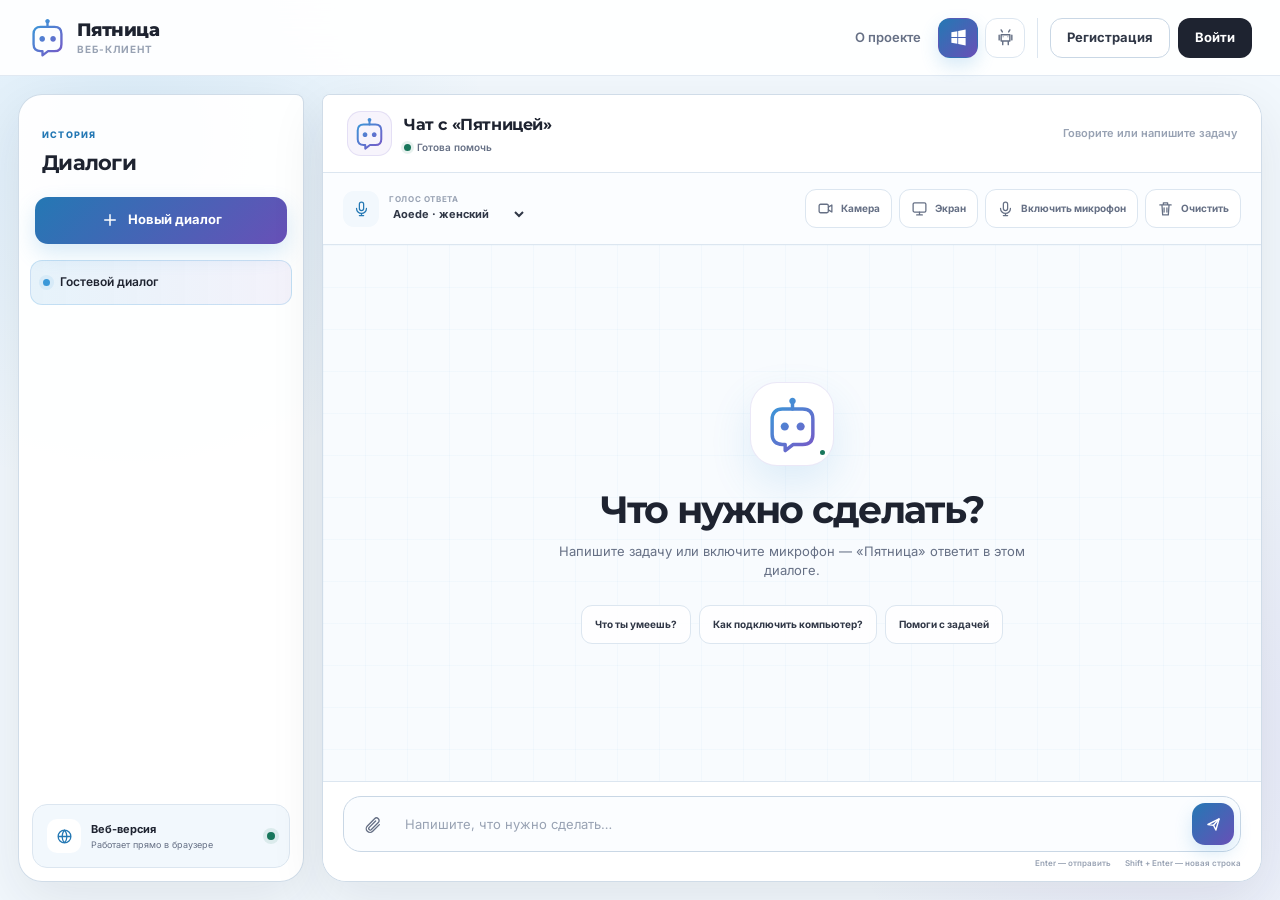
<file: index.html>
<!DOCTYPE html>
<html lang="ru">
<head>
    <meta charset="UTF-8">
    <meta name="viewport" content="width=device-width, initial-scale=1.0">
    <meta name="description" content="Веб-клиент голосового помощника «Пятница» — общайтесь голосом, подключайте компьютер и управляйте задачами из браузера.">
    <meta name="theme-color" content="#F2F8FD">
    <title>Пятница — веб-клиент</title>

    <link rel="icon" type="image/svg+xml" href="logo.svg">
    <link rel="preconnect" href="https://fonts.googleapis.com">
    <link rel="preconnect" href="https://fonts.gstatic.com" crossorigin>
    <link href="https://fonts.googleapis.com/css2?family=Inter:wght@400;500;600;700&family=Montserrat:wght@700;800&display=swap" rel="stylesheet">
    <link rel="stylesheet" href="https://cdnjs.cloudflare.com/ajax/libs/font-awesome/6.4.0/css/all.min.css">
    <link rel="stylesheet" href="style.css">
</head>
<body>
    <div class="app-frame">
        <header class="topbar">
            <div class="topbar-left">
                <button class="menu-toggle icon-button" type="button" aria-label="Открыть список диалогов" onclick="document.getElementById('sidebar').classList.toggle('open')">
                    <svg viewBox="0 0 24 24" aria-hidden="true"><path d="M4 7h16M4 12h16M4 17h16"/></svg>
                </button>
                <a href="/landing" class="brand" aria-label="Перейти на страницу проекта «Пятница»">
                    <img src="logo.svg" alt="">
                    <span class="brand-copy"><strong>Пятница</strong><small>веб-клиент</small></span>
                </a>
            </div>

            <div class="topbar-actions">
                <a href="/landing" class="topbar-link">О проекте</a>
                <div class="header-downloads" aria-label="Скачать приложение">
                    <a href="/download-windows" class="icon-button download-button" title="Скачать для Windows" aria-label="Скачать для Windows">
                        <svg viewBox="0 0 24 24" aria-hidden="true"><path class="fill-icon" d="M3 5.4 10.5 4v7.3H3V5.4Zm8.6-1.6L21 2v9.3h-9.4V3.8ZM3 12.5h7.5v7.3L3 18.5v-6Zm8.6 0H21V22l-9.4-1.7v-7.8Z"/></svg>
                    </a>
                    <a href="/download-android" class="icon-button" title="Скачать для Android" aria-label="Скачать для Android">
                        <svg viewBox="0 0 24 24" aria-hidden="true"><path d="M8 5 6.5 2.5M16 5l1.5-2.5M6.5 8.5h11v8h-11v-8ZM8.5 16.5V21M15.5 16.5V21M4 9v6M20 9v6"/><circle cx="9" cy="11" r=".7" class="fill-icon"/><circle cx="15" cy="11" r=".7" class="fill-icon"/></svg>
                    </a>
                </div>
                <div class="auth-buttons">
                    <button class="auth-btn register-btn" type="button">Регистрация</button>
                    <button class="auth-btn login-btn" type="button">Войти</button>
                </div>
            </div>
        </header>

        <div class="workspace">
            <aside class="sidebar" id="sidebar">
                <div class="sidebar-header">
                    <div><span class="sidebar-label">История</span><h2>Диалоги</h2></div>
                    <button class="sidebar-close icon-button" type="button" aria-label="Закрыть список диалогов" onclick="document.getElementById('sidebar').classList.remove('open')">
                        <svg viewBox="0 0 24 24" aria-hidden="true"><path d="m6 6 12 12M18 6 6 18"/></svg>
                    </button>
                </div>

                <button class="new-chat-btn" id="newChatBtn" type="button">
                    <svg viewBox="0 0 24 24" aria-hidden="true"><path d="M12 5v14M5 12h14"/></svg>
                    Новый диалог
                </button>

                <div class="dialog-list" id="dialogList">
                    <div class="dialog-item active" data-id="local">
                        <span>Гостевой диалог</span>
                    </div>
                </div>

                <div class="sidebar-footer">
                    <span class="sidebar-footer-icon">
                        <svg viewBox="0 0 24 24" aria-hidden="true"><path d="M12 3a9 9 0 1 0 9 9M12 3a9 9 0 0 1 9 9M3 12h18M12 3c2.2 2.5 3.4 5.5 3.4 9S14.2 18.5 12 21M12 3C9.8 5.5 8.6 8.5 8.6 12s1.2 6.5 3.4 9"/></svg>
                    </span>
                    <div><strong>Веб-версия</strong><small>Работает прямо в браузере</small></div>
                    <span class="online-dot" title="Сервис доступен"></span>
                </div>
            </aside>

            <button class="sidebar-backdrop" type="button" aria-label="Закрыть список диалогов" onclick="document.getElementById('sidebar').classList.remove('open')"></button>

            <main class="chat-panel">
                <header class="chat-header">
                    <div class="assistant-identity">
                        <span class="assistant-avatar"><img src="logo.svg" alt=""></span>
                        <div><h1>Чат с «Пятницей»</h1><p><span></span> Готова помочь</p></div>
                    </div>
                    <div class="chat-header-note">Говорите или напишите задачу</div>
                </header>

                <div class="chat-controls" aria-label="Настройки чата">
                    <label class="voice-control" for="voice-type">
                        <span class="control-icon">
                            <svg viewBox="0 0 24 24" aria-hidden="true"><path d="M12 15a3 3 0 0 0 3-3V6a3 3 0 0 0-6 0v6a3 3 0 0 0 3 3ZM5 12a7 7 0 0 0 14 0M12 19v3M9 22h6"/></svg>
                        </span>
                        <span class="voice-copy"><small>Голос ответа</small><select id="voice-type">
                            <option value="Aoede" selected>Aoede · женский</option>
                            <option value="Puck">Puck · мужской</option>
                            <option value="Kore">Kore · строгий</option>
                            <option value="Charon">Charon · эксперт</option>
                        </select></span>
                    </label>

                    <div class="media-controls">
                        <button id="camera-btn" class="tool-button" type="button" title="Поделиться камерой" aria-label="Поделиться камерой">
                            <svg viewBox="0 0 24 24" aria-hidden="true"><rect x="3" y="6" width="13" height="12" rx="2"/><path d="m16 10 5-3v10l-5-3"/></svg>
                            <span class="tool-label">Камера</span>
                        </button>
                        <button id="screen-btn" class="tool-button" type="button" title="Поделиться экраном" aria-label="Поделиться экраном">
                            <svg viewBox="0 0 24 24" aria-hidden="true"><rect x="3" y="4" width="18" height="13" rx="2"/><path d="M8 21h8M12 17v4"/></svg>
                            <span class="tool-label">Экран</span>
                        </button>
                        <button id="microphone-btn" class="tool-button microphone-btn" type="button" title="Включить микрофон">
                            <svg viewBox="0 0 24 24" aria-hidden="true"><path d="M12 15a3 3 0 0 0 3-3V6a3 3 0 0 0-6 0v6a3 3 0 0 0 3 3ZM5 12a7 7 0 0 0 14 0M12 19v3M9 22h6"/></svg>
                            <span>Включить микрофон</span>
                        </button>
                        <button id="clear-history" class="tool-button clear-button" type="button" title="Очистить историю">
                            <svg viewBox="0 0 24 24" aria-hidden="true"><path d="M4 7h16M9 7V4h6v3M7 7l1 14h8l1-14M10 11v6M14 11v6"/></svg>
                            <span class="tool-label">Очистить</span>
                        </button>
                    </div>
                </div>

                <div id="video-preview-container" class="video-preview-container">
                    <video id="live-video" autoplay playsinline muted></video>
                    <div class="video-label"><span></span> Трансляция активна</div>
                    <button id="close-video-btn" class="video-close" type="button" title="Скрыть трансляцию" aria-label="Скрыть трансляцию">
                        <svg viewBox="0 0 24 24" aria-hidden="true"><path d="m6 6 12 12M18 6 6 18"/></svg>
                    </button>
                </div>

                <div class="chat-messages" id="chatMessages" aria-live="polite"></div>

                <div class="composer">
                    <div class="image-preview-container" id="imagePreviewContainer"></div>
                    <div class="chat-input">
                        <div class="file-input-wrapper">
                            <input type="file" id="file-upload" accept=".png,.jpg,.jpeg" aria-label="Прикрепить изображение">
                            <button class="attach-btn" type="button" title="Прикрепить изображение" aria-label="Прикрепить изображение">
                                <svg viewBox="0 0 24 24" aria-hidden="true"><path d="m20.5 11.5-8.9 8.9a5 5 0 0 1-7.1-7.1l9.6-9.6a3.5 3.5 0 0 1 5 5l-9.6 9.6a2 2 0 0 1-2.8-2.8l8.8-8.8"/></svg>
                            </button>
                        </div>
                        <textarea id="messageInput" placeholder="Напишите, что нужно сделать…" rows="1" aria-label="Сообщение для Пятницы"></textarea>
                        <button id="sendMessage" type="button" title="Отправить сообщение" aria-label="Отправить сообщение">
                            <svg viewBox="0 0 24 24" aria-hidden="true"><path d="m5 12 14-7-4 14-3-6-7-1Z"/><path d="m12 13 7-8"/></svg>
                        </button>
                    </div>
                    <div class="composer-meta"><span>Enter — отправить</span><span>Shift + Enter — новая строка</span></div>
                </div>
            </main>
        </div>
    </div>

    <canvas id="hidden-canvas" hidden></canvas>

    <div class="notification" id="notification" role="status" aria-live="polite">
        <span class="notification-icon"><svg viewBox="0 0 24 24" aria-hidden="true"><path d="m5 12 4 4L19 6"/></svg></span>
        <span id="notification-text"></span>
    </div>

    <div id="registerModal" class="modal" role="dialog" aria-modal="true" aria-labelledby="registerTitle">
        <div class="modal-content">
            <div class="modal-header">
                <div><span>Новый аккаунт</span><h2 id="registerTitle">Регистрация</h2></div>
                <button class="modal-close icon-button" type="button" aria-label="Закрыть"><svg viewBox="0 0 24 24" aria-hidden="true"><path d="m6 6 12 12M18 6 6 18"/></svg></button>
            </div>
            <form id="registerForm">
                <div class="form-group"><label for="regEmail">Электронная почта</label><input type="email" id="regEmail" autocomplete="email" placeholder="name@example.com" required></div>
                <div class="form-group"><label for="regLogin">Логин</label><input type="text" id="regLogin" autocomplete="username" placeholder="Ваш логин" required></div>
                <div class="form-group"><label for="regPassword">Пароль</label><input type="password" id="regPassword" autocomplete="new-password" placeholder="Не менее 8 символов" required></div>
                <div class="form-group"><label for="regPasswordConfirm">Повторите пароль</label><input type="password" id="regPasswordConfirm" autocomplete="new-password" placeholder="Введите пароль ещё раз" required></div>
                <fieldset class="consent-list">
                    <legend class="sr-only">Обязательные согласия</legend>
                    <label class="consent-check" for="regTerms">
                        <input type="checkbox" id="regTerms" required>
                        <span>Я принимаю <a href="/documents/user-agreement" target="_blank" rel="noopener">Пользовательское соглашение</a></span>
                    </label>
                    <label class="consent-check" for="regPersonalData">
                        <input type="checkbox" id="regPersonalData" required>
                        <span>Я даю <a href="/documents/personal-data-consent" target="_blank" rel="noopener">согласие на обработку персональных данных</a></span>
                    </label>
                </fieldset>
                <button type="submit" class="modal-btn">Зарегистрироваться</button>
                <nav class="registration-legal-links" aria-label="Дополнительные правовые документы">
                    <a href="/documents/privacy-policy" target="_blank" rel="noopener">Политика обработки персональных данных</a>
                    <a href="/documents/cookie-policy" target="_blank" rel="noopener">Политика использования Cookies</a>
                </nav>
                <div id="registerResponse" class="response-message"></div>
            </form>
        </div>
    </div>

    <div id="loginModal" class="modal" role="dialog" aria-modal="true" aria-labelledby="loginTitle">
        <div class="modal-content">
            <div class="modal-header">
                <div><span>С возвращением</span><h2 id="loginTitle">Вход</h2></div>
                <button class="modal-close icon-button" type="button" aria-label="Закрыть"><svg viewBox="0 0 24 24" aria-hidden="true"><path d="m6 6 12 12M18 6 6 18"/></svg></button>
            </div>
            <form id="loginForm">
                <div class="form-group"><label for="loginEmail">Почта или логин</label><input type="text" id="loginEmail" autocomplete="username" placeholder="Введите почту или логин" required></div>
                <div class="form-group"><label for="loginPassword">Пароль</label><input type="password" id="loginPassword" autocomplete="current-password" placeholder="Введите пароль" required></div>
                <button type="submit" class="modal-btn">Войти</button>
                <div class="recovery-link"><a href="#" id="forgotPassword">Забыли пароль?</a></div>
                <div id="loginResponse" class="response-message"></div>
            </form>
        </div>
    </div>

    <div id="recoveryModal" class="modal" role="dialog" aria-modal="true" aria-labelledby="recoveryTitle">
        <div class="modal-content">
            <div class="modal-header">
                <div><span>Восстановление доступа</span><h2 id="recoveryTitle">Новый пароль</h2></div>
                <button class="recovery-close icon-button" type="button" aria-label="Закрыть"><svg viewBox="0 0 24 24" aria-hidden="true"><path d="m6 6 12 12M18 6 6 18"/></svg></button>
            </div>
            <form id="recoveryForm">
                <p class="form-hint">Укажите почту, с которой вы регистрировались. Мы отправим ссылку для восстановления.</p>
                <div class="form-group"><label for="recoveryEmail">Электронная почта</label><input type="email" id="recoveryEmail" autocomplete="email" placeholder="name@example.com" required></div>
                <button type="submit" class="modal-btn">Отправить ссылку</button>
                <div id="recoveryResponse" class="response-message"></div>
            </form>
        </div>
    </div>

    <script src="app.js"></script>
    <script src="ui.js"></script>
    <script src="media.js"></script>
</body>
</html>
</file>
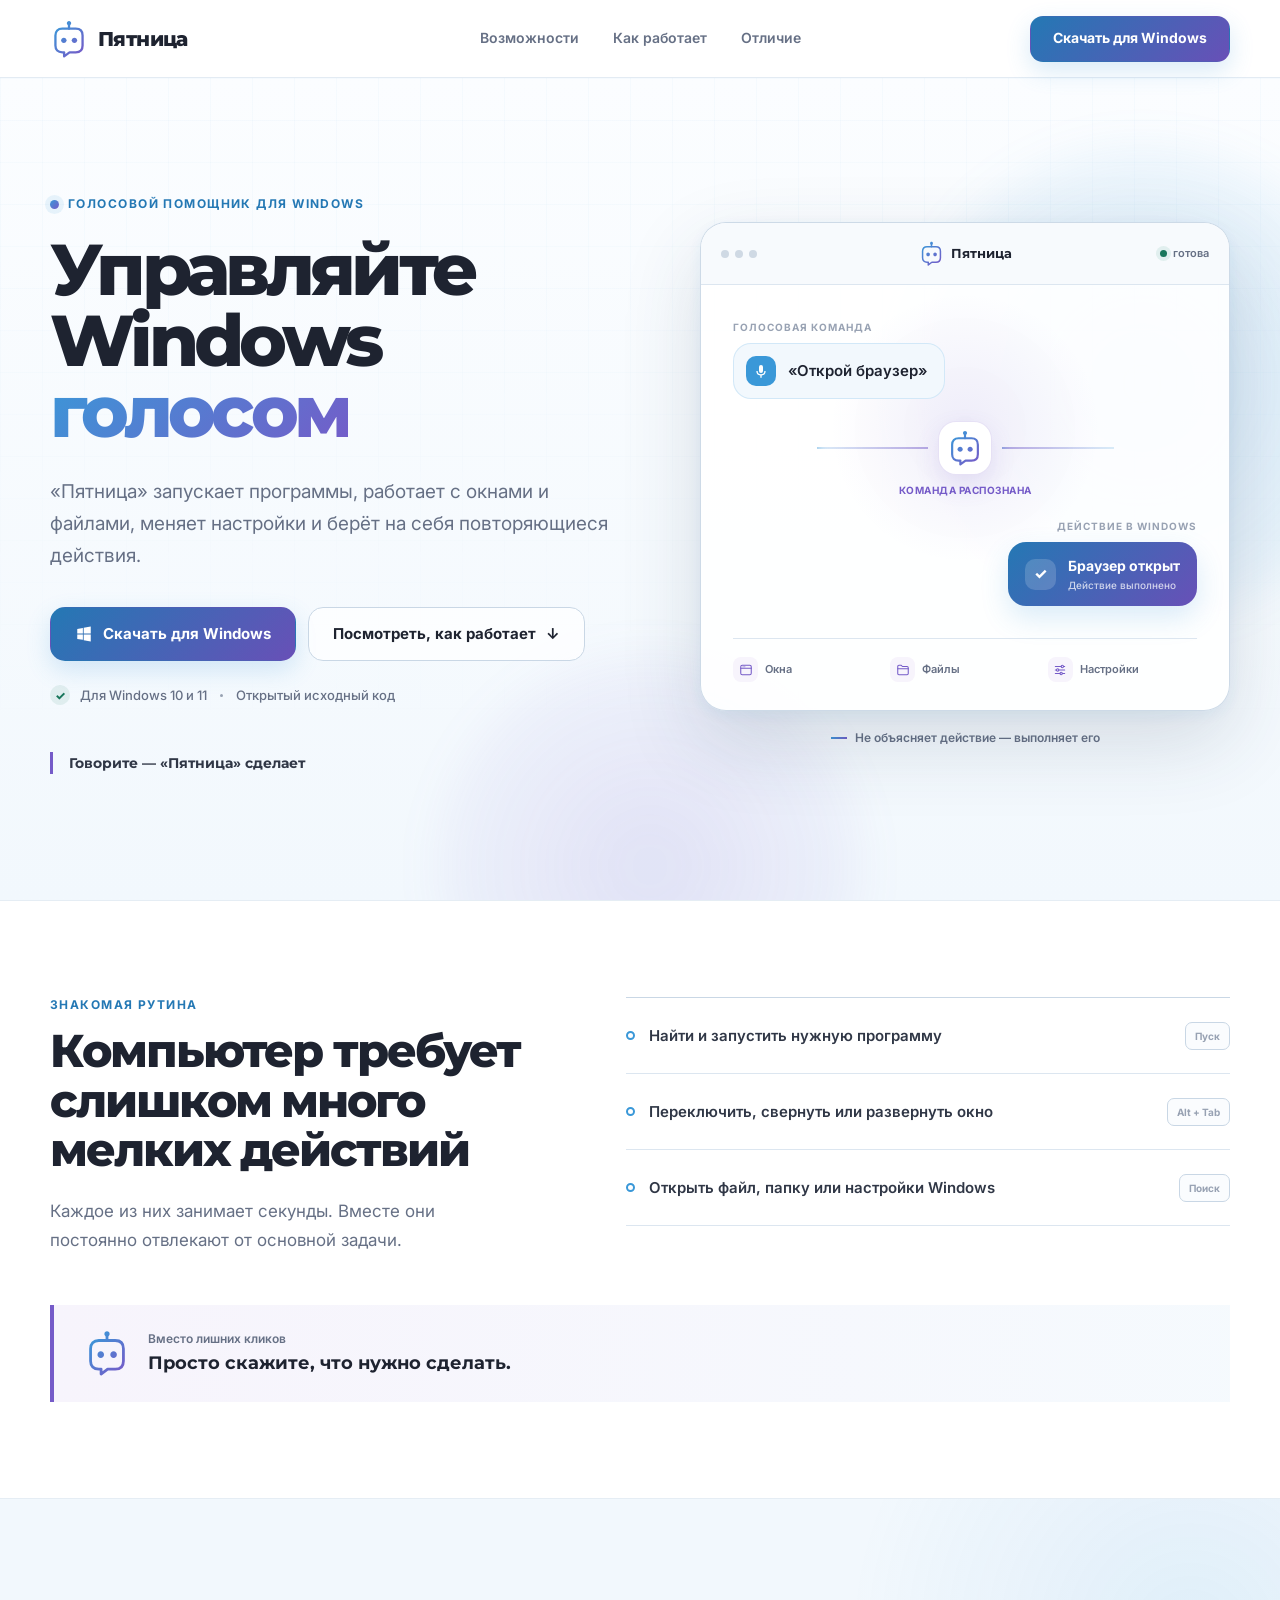
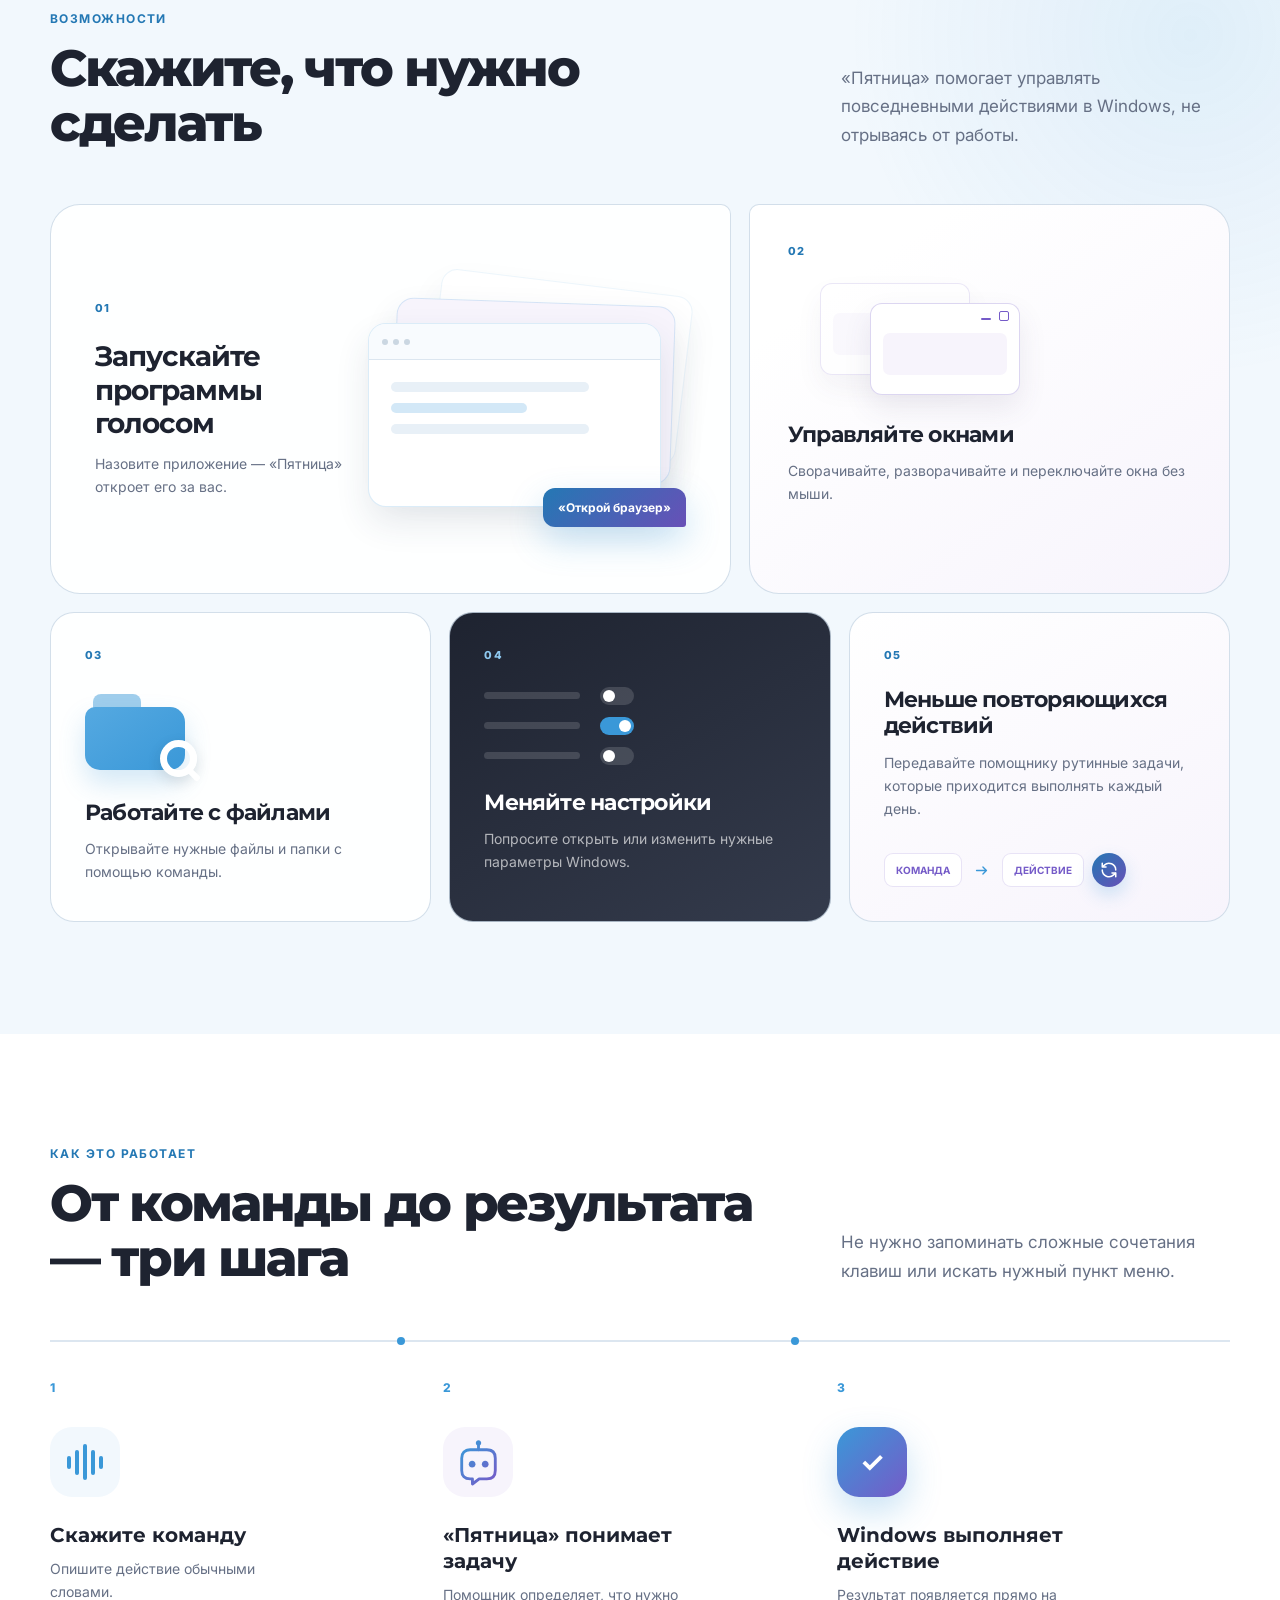
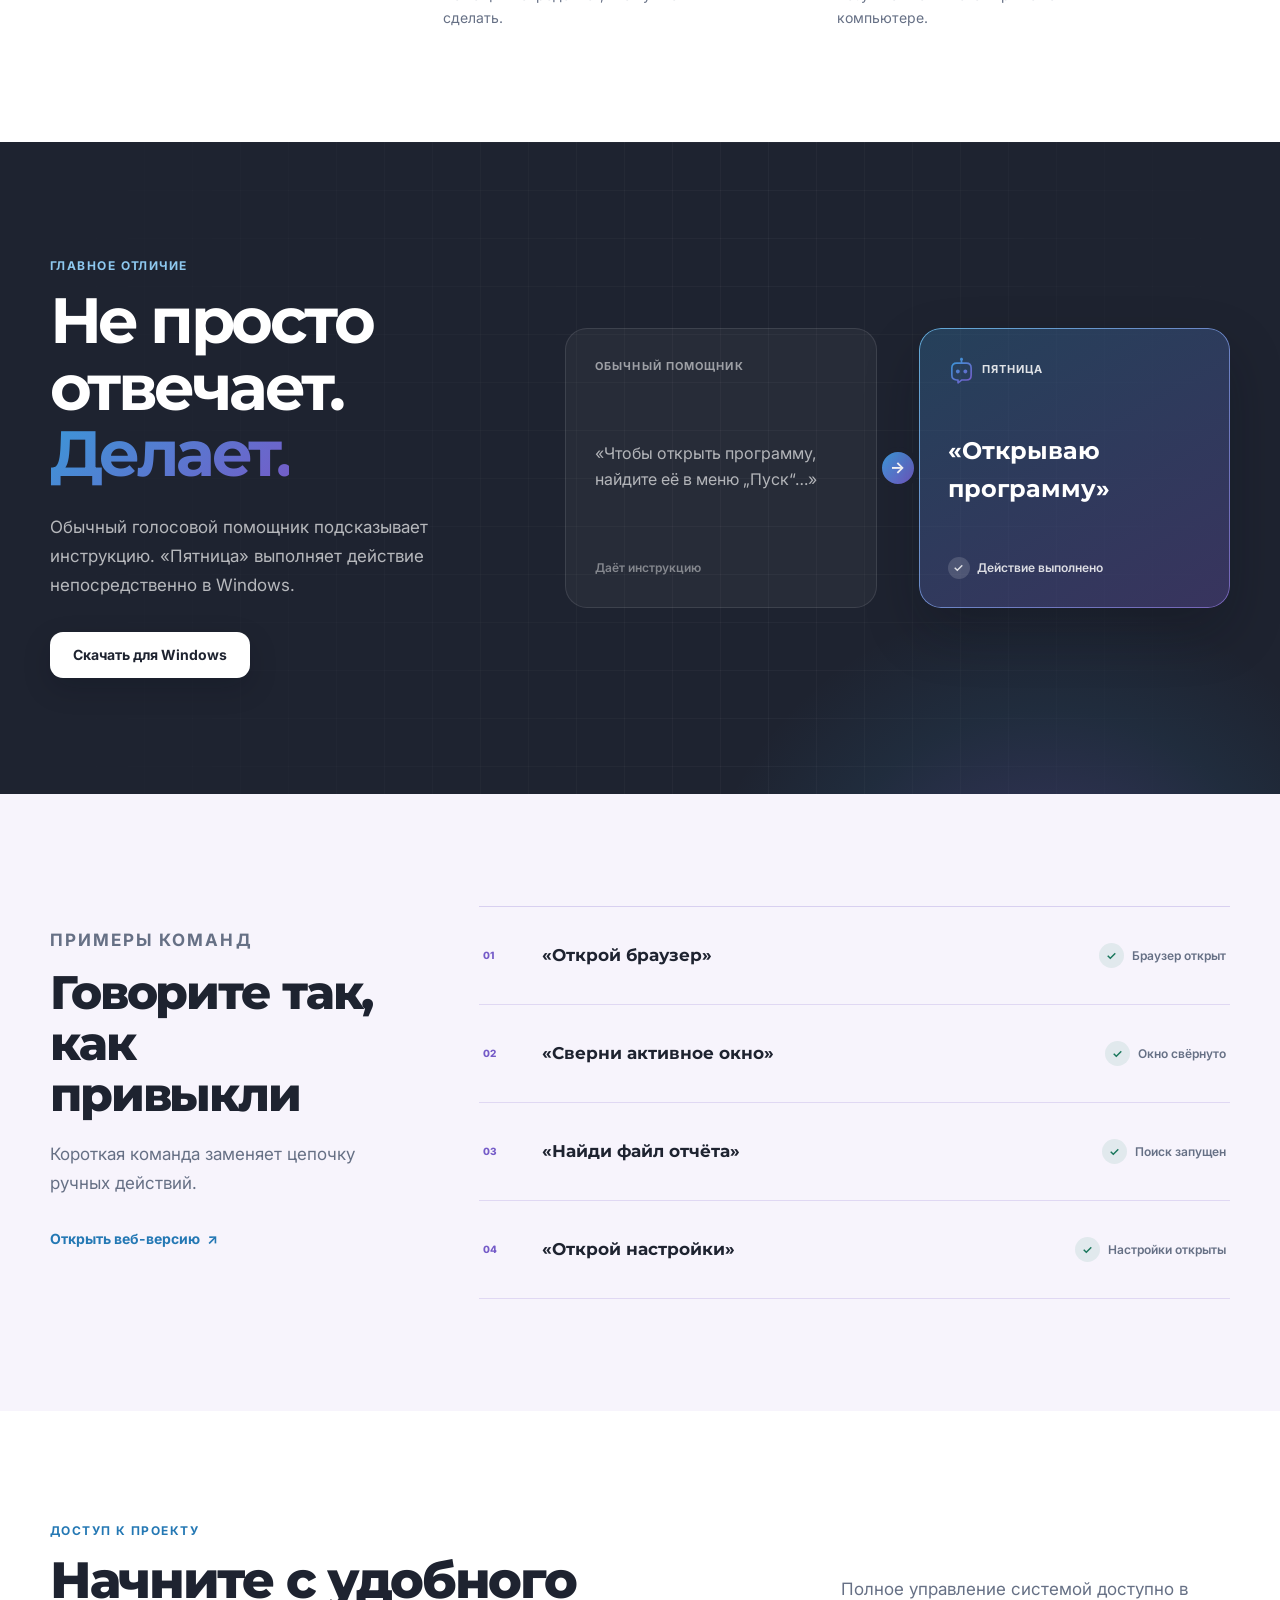
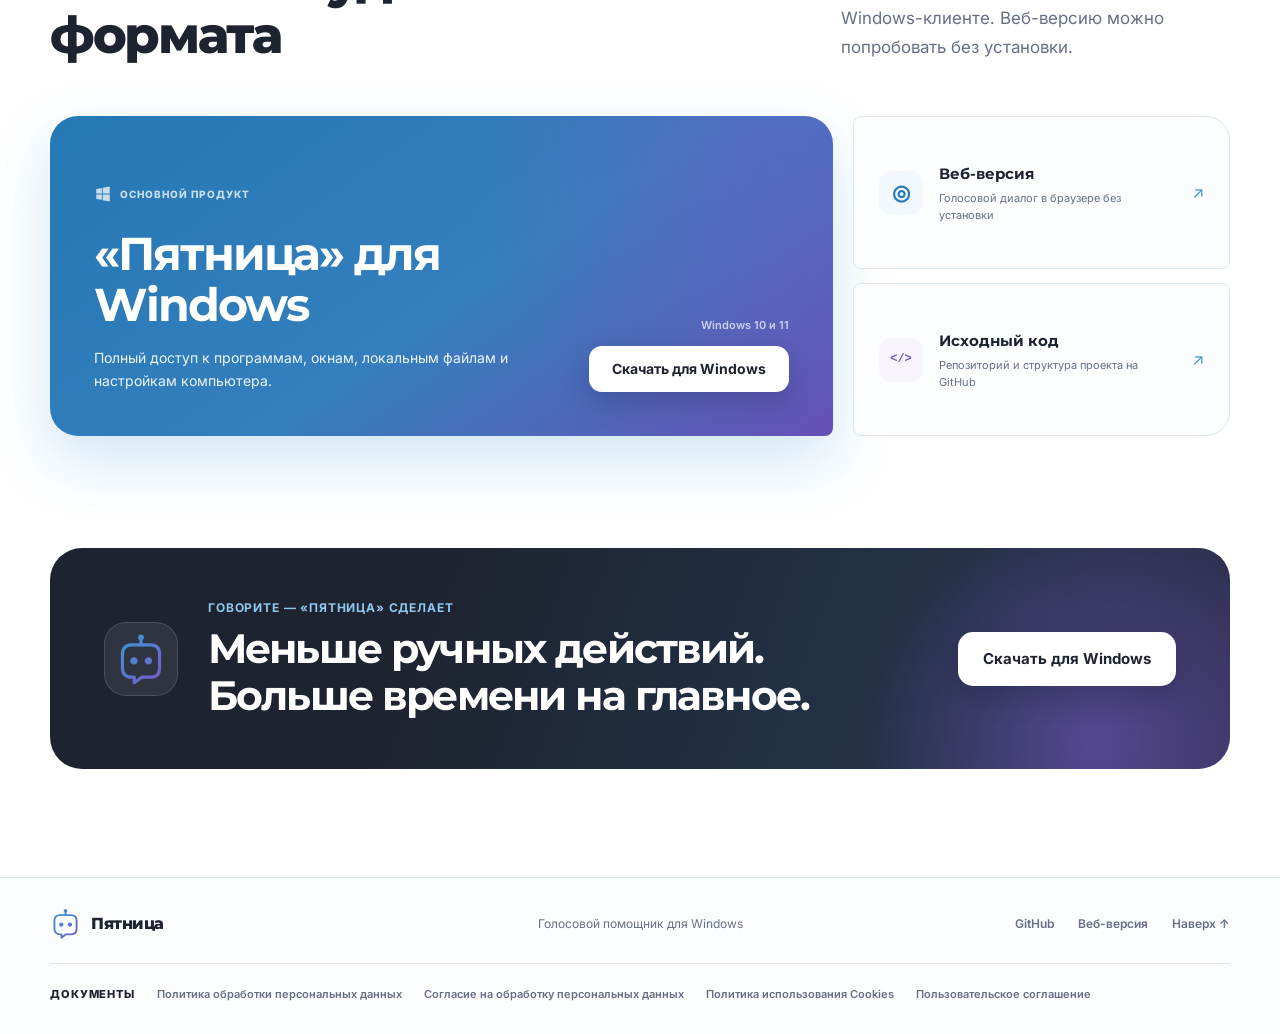
<file: landing.html>
<!DOCTYPE html>
<html lang="ru">
<head>
    <meta charset="UTF-8">
    <meta name="viewport" content="width=device-width, initial-scale=1.0">
    <meta name="description" content="«Пятница» — голосовой помощник для Windows, который запускает программы, управляет окнами и файлами, меняет настройки и помогает автоматизировать рутинные действия.">
    <meta name="theme-color" content="#F2F8FD">
    <title>Пятница — управляйте Windows голосом</title>

    <link rel="icon" type="image/svg+xml" href="logo.svg">
    <link rel="preconnect" href="https://fonts.googleapis.com">
    <link rel="preconnect" href="https://fonts.gstatic.com" crossorigin>
    <link href="https://fonts.googleapis.com/css2?family=Inter:wght@400;500;600;700&family=Montserrat:wght@700;800&display=swap" rel="stylesheet">
    <link rel="stylesheet" href="landing.css">
</head>
<body>
    <header class="site-header">
        <div class="container nav-content">
            <a href="#top" class="brand" aria-label="Пятница — наверх">
                <img src="logo.svg" alt="" class="brand-logo">
                <span>Пятница</span>
            </a>

            <nav class="nav-links" aria-label="Основная навигация">
                <a href="#capabilities">Возможности</a>
                <a href="#how-it-works">Как работает</a>
                <a href="#difference">Отличие</a>
            </nav>

            <a href="/download-windows" class="button button-primary nav-cta">Скачать для Windows</a>
        </div>
    </header>

    <main>
        <section class="hero-section" id="top">
            <div class="hero-grid" aria-hidden="true"></div>
            <div class="hero-orb hero-orb-blue" aria-hidden="true"></div>
            <div class="hero-orb hero-orb-purple" aria-hidden="true"></div>

            <div class="container hero-layout">
                <div class="hero-copy">
                    <p class="eyebrow"><span></span> Голосовой помощник для Windows</p>
                    <h1>Управляйте Windows <em>голосом</em></h1>
                    <p class="hero-lead">
                        «Пятница» запускает программы, работает с окнами и файлами,
                        меняет настройки и берёт на себя повторяющиеся действия.
                    </p>

                    <div class="hero-actions">
                        <a href="/download-windows" class="button button-primary button-large">
                            <svg viewBox="0 0 24 24" aria-hidden="true">
                                <path d="M3 5.4 10.5 4v7.3H3V5.4Zm8.6-1.6L21 2v9.3h-9.4V3.8ZM3 12.5h7.5v7.3L3 18.5v-6Zm8.6 0H21V22l-9.4-1.7v-7.8Z"/>
                            </svg>
                            Скачать для Windows
                        </a>
                        <a href="#how-it-works" class="button button-secondary button-large">
                            Посмотреть, как работает <span aria-hidden="true">↓</span>
                        </a>
                    </div>

                    <div class="hero-meta">
                        <span class="meta-check" aria-hidden="true">✓</span>
                        <span>Для Windows 10 и 11</span>
                        <span class="meta-divider" aria-hidden="true"></span>
                        <span>Открытый исходный код</span>
                    </div>

                    <p class="brand-phrase">Говорите — «Пятница» сделает</p>
                </div>

                <div class="command-demo" aria-label="Пример работы голосового помощника">
                    <div class="demo-window">
                        <div class="demo-titlebar">
                            <div class="window-dots" aria-hidden="true"><span></span><span></span><span></span></div>
                            <div class="demo-title"><img src="logo.svg" alt=""><span>Пятница</span></div>
                            <span class="demo-status"><i></i> готова</span>
                        </div>

                        <div class="demo-body">
                            <div class="demo-caption">Голосовая команда</div>
                            <div class="speech-bubble user-command">
                                <span class="microphone-icon" aria-hidden="true">
                                    <svg viewBox="0 0 24 24"><path d="M12 15a3 3 0 0 0 3-3V6a3 3 0 0 0-6 0v6a3 3 0 0 0 3 3Zm5-3a5 5 0 0 1-10 0H5a7 7 0 0 0 6 6.92V22h2v-3.08A7 7 0 0 0 19 12h-2Z"/></svg>
                                </span>
                                <span>«Открой браузер»</span>
                            </div>

                            <div class="command-route" aria-hidden="true">
                                <span class="route-line"></span>
                                <span class="route-core"><img src="logo.svg" alt=""></span>
                                <span class="route-line"></span>
                            </div>
                            <div class="route-label">Команда распознана</div>

                            <div class="demo-caption demo-caption-right">Действие в Windows</div>
                            <div class="speech-bubble action-result">
                                <span class="result-check" aria-hidden="true">✓</span>
                                <div><strong>Браузер открыт</strong><small>Действие выполнено</small></div>
                            </div>

                            <div class="demo-shortcuts" aria-hidden="true">
                                <div>
                                    <span class="shortcut-icon">
                                        <svg viewBox="0 0 24 24"><rect x="3" y="4" width="18" height="16" rx="2.5"/><path d="M3 9h18M7 6.5h.01M10 6.5h.01"/></svg>
                                    </span>
                                    Окна
                                </div>
                                <div>
                                    <span class="shortcut-icon">
                                        <svg viewBox="0 0 24 24"><path d="M3 8V6a2 2 0 0 1 2-2h4l2 2h8a2 2 0 0 1 2 2v10a2 2 0 0 1-2 2H5a2 2 0 0 1-2-2V8Z"/><path d="M3 10h18"/></svg>
                                    </span>
                                    Файлы
                                </div>
                                <div>
                                    <span class="shortcut-icon">
                                        <svg viewBox="0 0 24 24"><path d="M4 6h10M18 6h2M4 12h2M10 12h10M4 18h8M16 18h4"/><circle cx="16" cy="6" r="2"/><circle cx="8" cy="12" r="2"/><circle cx="14" cy="18" r="2"/></svg>
                                    </span>
                                    Настройки
                                </div>
                            </div>
                        </div>
                    </div>
                    <p class="demo-note"><span></span> Не объясняет действие — выполняет его</p>
                </div>
            </div>
        </section>

        <section class="routine-section" id="benefits">
            <div class="container routine-layout">
                <div class="section-intro routine-intro">
                    <p class="section-label">Знакомая рутина</p>
                    <h2>Компьютер требует слишком много мелких действий</h2>
                    <p>Каждое из них занимает секунды. Вместе они постоянно отвлекают от основной задачи.</p>
                </div>

                <div class="routine-list" aria-label="Примеры повседневных действий">
                    <div class="routine-item">
                        <span class="routine-mark" aria-hidden="true"></span>
                        <span>Найти и запустить нужную программу</span>
                        <span class="routine-key" aria-hidden="true">Пуск</span>
                    </div>
                    <div class="routine-item">
                        <span class="routine-mark" aria-hidden="true"></span>
                        <span>Переключить, свернуть или развернуть окно</span>
                        <span class="routine-key" aria-hidden="true">Alt + Tab</span>
                    </div>
                    <div class="routine-item">
                        <span class="routine-mark" aria-hidden="true"></span>
                        <span>Открыть файл, папку или настройки Windows</span>
                        <span class="routine-key" aria-hidden="true">Поиск</span>
                    </div>
                </div>

                <div class="routine-answer">
                    <img src="logo.svg" alt="">
                    <div><span>Вместо лишних кликов</span><strong>Просто скажите, что нужно сделать.</strong></div>
                </div>
            </div>
        </section>

        <section class="capabilities-section section" id="capabilities">
            <div class="container">
                <div class="section-heading">
                    <div><p class="section-label">Возможности</p><h2>Скажите, что нужно сделать</h2></div>
                    <p>«Пятница» помогает управлять повседневными действиями в Windows, не отрываясь от работы.</p>
                </div>

                <div class="capability-grid">
                    <article class="capability capability-programs">
                        <div class="capability-copy">
                            <span class="capability-number">01</span>
                            <h3>Запускайте программы голосом</h3>
                            <p>Назовите приложение — «Пятница» откроет его за вас.</p>
                        </div>
                        <div class="program-stack" aria-hidden="true">
                            <div class="program-card program-card-back"><span></span></div>
                            <div class="program-card program-card-middle"><span></span><i></i></div>
                            <div class="program-card program-card-front">
                                <div class="program-top"><b></b><b></b><b></b></div>
                                <div class="program-content"><i></i><i></i><i></i></div>
                            </div>
                            <div class="voice-chip">«Открой браузер»</div>
                        </div>
                    </article>

                    <article class="capability capability-windows">
                        <span class="capability-number">02</span>
                        <div class="window-visual" aria-hidden="true">
                            <div class="window-mini window-mini-back"></div>
                            <div class="window-mini window-mini-front">
                                <span class="window-control window-control-minimize"></span>
                                <span class="window-control window-control-maximize"></span>
                            </div>
                        </div>
                        <h3>Управляйте окнами</h3>
                        <p>Сворачивайте, разворачивайте и переключайте окна без мыши.</p>
                    </article>

                    <article class="capability capability-files">
                        <span class="capability-number">03</span>
                        <div class="folder-visual" aria-hidden="true">
                            <span class="folder-tab"></span><span class="folder-body"></span><span class="search-line"></span>
                        </div>
                        <h3>Работайте с файлами</h3>
                        <p>Открывайте нужные файлы и папки с помощью команды.</p>
                    </article>

                    <article class="capability capability-settings">
                        <span class="capability-number">04</span>
                        <div class="settings-visual" aria-hidden="true">
                            <div><span></span><i></i></div><div><span></span><i></i></div><div><span></span><i></i></div>
                        </div>
                        <h3>Меняйте настройки</h3>
                        <p>Попросите открыть или изменить нужные параметры Windows.</p>
                    </article>

                    <article class="capability capability-routine">
                        <div class="capability-copy">
                            <span class="capability-number">05</span>
                            <h3>Меньше повторяющихся действий</h3>
                            <p>Передавайте помощнику рутинные задачи, которые приходится выполнять каждый день.</p>
                        </div>
                        <div class="routine-loop" aria-hidden="true">
                            <span>команда</span>
                            <i><svg viewBox="0 0 24 24"><path d="M5 12h14M14 7l5 5-5 5"/></svg></i>
                            <span>действие</span>
                            <i class="routine-repeat-icon"><svg viewBox="0 0 24 24"><path d="M21 12a9 9 0 0 0-15.2-6.5L3 8M3 3v5h5M3 12a9 9 0 0 0 15.2 6.5L21 16M16 16h5v5"/></svg></i>
                        </div>
                    </article>
                </div>
            </div>
        </section>

        <section class="how-section section" id="how-it-works">
            <div class="container">
                <div class="section-heading how-heading">
                    <div><p class="section-label">Как это работает</p><h2>От команды до результата — три шага</h2></div>
                    <p>Не нужно запоминать сложные сочетания клавиш или искать нужный пункт меню.</p>
                </div>

                <ol class="steps-list">
                    <li class="step-item">
                        <span class="step-number">1</span>
                        <div class="step-icon sound-icon" aria-hidden="true"><i></i><i></i><i></i><i></i><i></i></div>
                        <h3>Скажите команду</h3>
                        <p>Опишите действие обычными словами.</p>
                    </li>
                    <li class="step-item">
                        <span class="step-number">2</span>
                        <div class="step-icon assistant-icon" aria-hidden="true"><img src="logo.svg" alt=""></div>
                        <h3>«Пятница» понимает задачу</h3>
                        <p>Помощник определяет, что нужно сделать.</p>
                    </li>
                    <li class="step-item">
                        <span class="step-number">3</span>
                        <div class="step-icon done-icon" aria-hidden="true">✓</div>
                        <h3>Windows выполняет действие</h3>
                        <p>Результат появляется прямо на компьютере.</p>
                    </li>
                </ol>
            </div>
        </section>

        <section class="difference-section" id="difference">
            <div class="difference-glow" aria-hidden="true"></div>
            <div class="container difference-layout">
                <div class="difference-copy">
                    <p class="section-label section-label-light">Главное отличие</p>
                    <h2>Не просто отвечает.<br><em>Делает.</em></h2>
                    <p>Обычный голосовой помощник подсказывает инструкцию. «Пятница» выполняет действие непосредственно в Windows.</p>
                    <a href="/download-windows" class="button button-light">Скачать для Windows</a>
                </div>

                <div class="comparison" aria-label="Сравнение подходов голосовых помощников">
                    <div class="comparison-panel comparison-usual">
                        <span class="comparison-label">Обычный помощник</span>
                        <p>«Чтобы открыть программу, найдите её в меню „Пуск“…»</p>
                        <span class="comparison-result">Даёт инструкцию</span>
                    </div>
                    <div class="comparison-arrow" aria-hidden="true">→</div>
                    <div class="comparison-panel comparison-friday">
                        <span class="comparison-label"><img src="logo.svg" alt=""> Пятница</span>
                        <p>«Открываю программу»</p>
                        <span class="comparison-result"><i>✓</i> Действие выполнено</span>
                    </div>
                </div>
            </div>
        </section>

        <section class="commands-section section" id="commands">
            <div class="container commands-layout">
                <div class="commands-copy">
                    <p class="section-label">Примеры команд</p>
                    <h2>Говорите так, как привыкли</h2>
                    <p>Короткая команда заменяет цепочку ручных действий.</p>
                    <a href="/" class="text-link">Открыть веб-версию <span aria-hidden="true">↗</span></a>
                </div>

                <div class="command-list">
                    <div class="command-row">
                        <span class="command-index">01</span><span class="command-text">«Открой браузер»</span><span class="command-response"><i>✓</i> Браузер открыт</span>
                    </div>
                    <div class="command-row">
                        <span class="command-index">02</span><span class="command-text">«Сверни активное окно»</span><span class="command-response"><i>✓</i> Окно свёрнуто</span>
                    </div>
                    <div class="command-row">
                        <span class="command-index">03</span><span class="command-text">«Найди файл отчёта»</span><span class="command-response"><i>✓</i> Поиск запущен</span>
                    </div>
                    <div class="command-row">
                        <span class="command-index">04</span><span class="command-text">«Открой настройки»</span><span class="command-response"><i>✓</i> Настройки открыты</span>
                    </div>
                </div>
            </div>
        </section>

        <section class="access-section section" id="downloads">
            <div class="container">
                <div class="section-heading access-heading">
                    <div><p class="section-label">Доступ к проекту</p><h2>Начните с удобного формата</h2></div>
                    <p>Полное управление системой доступно в Windows-клиенте. Веб-версию можно попробовать без установки.</p>
                </div>

                <div class="access-layout">
                    <article class="windows-download">
                        <div class="windows-copy">
                            <span class="platform-label">
                                <svg viewBox="0 0 24 24" aria-hidden="true"><path d="M3 5.4 10.5 4v7.3H3V5.4Zm8.6-1.6L21 2v9.3h-9.4V3.8ZM3 12.5h7.5v7.3L3 18.5v-6Zm8.6 0H21V22l-9.4-1.7v-7.8Z"/></svg>
                                Основной продукт
                            </span>
                            <h3>«Пятница» для Windows</h3>
                            <p>Полный доступ к программам, окнам, локальным файлам и настройкам компьютера.</p>
                        </div>
                        <div class="windows-action">
                            <span>Windows 10 и 11</span>
                            <a href="/download-windows" class="button button-light">Скачать для Windows</a>
                        </div>
                    </article>

                    <div class="secondary-access">
                        <a href="/" class="access-link">
                            <span class="access-icon globe-icon" aria-hidden="true">◎</span>
                            <span><strong>Веб-версия</strong><small>Голосовой диалог в браузере без установки</small></span>
                            <i aria-hidden="true">↗</i>
                        </a>
                        <a href="https://github.com/Avelgar/friday-server" target="_blank" rel="noopener noreferrer" class="access-link">
                            <span class="access-icon code-icon" aria-hidden="true">&lt;/&gt;</span>
                            <span><strong>Исходный код</strong><small>Репозиторий и структура проекта на GitHub</small></span>
                            <i aria-hidden="true">↗</i>
                        </a>
                    </div>
                </div>
            </div>
        </section>

        <section class="final-cta-section">
            <div class="container">
                <div class="final-cta">
                    <div class="final-orb" aria-hidden="true"></div>
                    <img src="logo.svg" alt="" class="final-logo">
                    <div class="final-copy">
                        <p>Говорите — «Пятница» сделает</p>
                        <h2>Меньше ручных действий.<br>Больше времени на главное.</h2>
                    </div>
                    <a href="/download-windows" class="button button-light button-large">Скачать для Windows</a>
                </div>
            </div>
        </section>
    </main>

    <footer class="site-footer">
        <div class="container footer-content">
            <div class="footer-primary">
                <a href="#top" class="brand footer-brand" aria-label="Пятница — наверх">
                    <img src="logo.svg" alt="" class="brand-logo"><span>Пятница</span>
                </a>
                <p>Голосовой помощник для Windows</p>
                <div class="footer-links">
                    <a href="https://github.com/Avelgar/friday-server" target="_blank" rel="noopener noreferrer">GitHub</a>
                    <a href="/">Веб-версия</a>
                    <a href="#top">Наверх ↑</a>
                </div>
            </div>
            <nav class="footer-legal" aria-label="Правовые документы">
                <span>Документы</span>
                <a href="/documents/privacy-policy">Политика обработки персональных данных</a>
                <a href="/documents/personal-data-consent">Согласие на обработку персональных данных</a>
                <a href="/documents/cookie-policy">Политика использования Cookies</a>
                <a href="/documents/user-agreement">Пользовательское соглашение</a>
            </nav>
        </div>
    </footer>
</body>
</html>
</file>
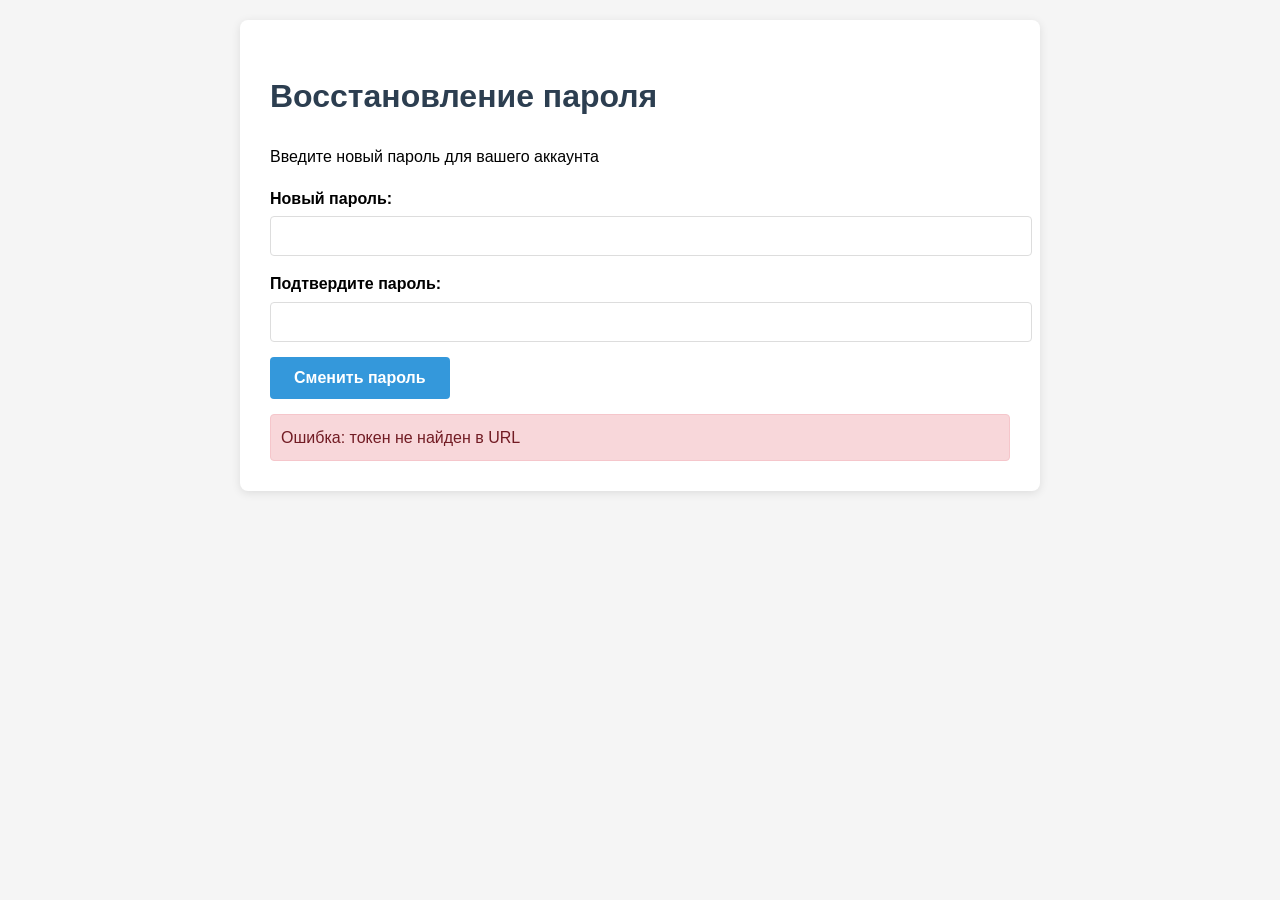
<file: recovery.html>
<!DOCTYPE html>
<html lang="ru">
<head>
    <meta charset="UTF-8">
    <meta name="viewport" content="width=device-width, initial-scale=1.0">
    <title>Восстановление пароля</title>
    <style>
        body {
            font-family: Arial, sans-serif;
            line-height: 1.6;
            max-width: 800px;
            margin: 0 auto;
            padding: 20px;
            background-color: #f5f5f5;
        }
        .container {
            background: white;
            padding: 30px;
            border-radius: 8px;
            box-shadow: 0 2px 10px rgba(0,0,0,0.1);
        }
        h1 {
            color: #2c3e50;
        }
        .form-group {
            margin-bottom: 15px;
        }
        label {
            display: block;
            margin-bottom: 5px;
            font-weight: bold;
        }
        input[type="password"] {
            width: 100%;
            padding: 10px;
            border: 1px solid #ddd;
            border-radius: 4px;
            font-size: 16px;
        }
        button {
            background: #3498db;
            color: white;
            padding: 12px 24px;
            border: none;
            border-radius: 4px;
            cursor: pointer;
            font-size: 16px;
            font-weight: bold;
        }
        button:hover {
            background: #2980b9;
        }
        .message {
            margin-top: 15px;
            padding: 10px;
            border-radius: 4px;
        }
        .success {
            background-color: #d4edda;
            color: #155724;
            border: 1px solid #c3e6cb;
        }
        .error {
            background-color: #f8d7da;
            color: #721c24;
            border: 1px solid #f5c6cb;
        }
    </style>
</head>
<body>
    <div class="container">
        <h1>Восстановление пароля</h1>
        <p>Введите новый пароль для вашего аккаунта</p>
        
        <form id="passwordForm">
            <!-- УБИРАЕМ скрытое поле с токеном -->
            
            <div class="form-group">
                <label for="password">Новый пароль:</label>
                <input type="password" id="password" name="password" required>
            </div>
            
            <div class="form-group">
                <label for="confirmPassword">Подтвердите пароль:</label>
                <input type="password" id="confirmPassword" name="confirmPassword" required>
            </div>
            
            <button type="submit">Сменить пароль</button>
        </form>
        
        <div id="message" class="message" style="display: none;"></div>
    </div>

    <script>
        console.log("Скрипт recovery.html загружен");

        // Функция для получения параметра из URL
        function getQueryParam(name) {
            const urlParams = new URLSearchParams(window.location.search);
            return urlParams.get(name);
        }

        document.getElementById('passwordForm').addEventListener('submit', async function(e) {
            console.log("Форма отправлена");
            e.preventDefault();
            
            // Получаем токен из URL
            const token = getQueryParam('token');
            const password = document.getElementById('password').value;
            const confirmPassword = document.getElementById('confirmPassword').value;
            
            console.log("Токен из URL:", token);
            console.log("Данные формы:", {token, password, confirmPassword});
            
            if (!token) {
                showMessage('Ошибка: токен не найден в URL', 'error');
                return;
            }
            
            // Проверка совпадения паролей
            if (password !== confirmPassword) {
                console.log("Пароли не совпадают");
                showMessage('Пароли не совпадают', 'error');
                return;
            }
            
            // Отправка запроса на сервер
            try {
                console.log("Отправка запроса на сервер...");
                const response = await fetch('/update-password', {
                    method: 'POST',
                    headers: {
                        'Content-Type': 'application/json'
                    },
                    body: JSON.stringify({
                        token: token,
                        password: password,
                        confirmPassword: confirmPassword
                    })
                });
                
                console.log("Ответ получен, статус:", response.status);
                const data = await response.json();
                console.log("Данные ответа:", data);
                
                if (data.status === 'success') {
                    showMessage('Пароль успешно изменен! Через 5 секунд вы будете перенаправлены на главную страницу.', 'success');
                    document.getElementById('passwordForm').reset();
                    
                    // Перенаправление на главную страницу через 5 секунд
                    setTimeout(() => {
                        window.location.href = '/?message=password_changed';
                    }, 5000);
                } else {
                    showMessage(data.message || 'Ошибка при изменении пароля', 'error');
                }
            } catch (error) {
                console.error('Ошибка соединения с сервером:', error);
                showMessage('Ошибка соединения с сервером: ' + error.message, 'error');
            }
        });
        
        function showMessage(text, type) {
            console.log("Показать сообщение:", text, type);
            const messageDiv = document.getElementById('message');
            messageDiv.textContent = text;
            messageDiv.className = `message ${type}`;
            messageDiv.style.display = 'block';
            
            // Автоматически скрыть сообщение через 5 секунд
            setTimeout(() => {
                messageDiv.style.display = 'none';
            }, 5000);
        }

        // Проверяем токен при загрузке страницы
        document.addEventListener('DOMContentLoaded', function() {
            const token = getQueryParam('token');
            console.log("Токен из URL при загрузке:", token);
            if (!token) {
                showMessage('Ошибка: токен не найден в URL', 'error');
            }
        });
    </script>
</body>
</html>
</file>
<file: style.css>
:root {
    --white: #FFFFFF;
    --blue-mist: #F2F8FD;
    --purple-mist: #F7F4FC;
    --graphite: #1E2330;
    --graphite-soft: #303746;
    --brand-blue: #3A98D8;
    --brand-blue-dark: #2478B4;
    --brand-purple: #755BC8;
    --muted: #667085;
    --muted-light: #98A2B3;
    --border: #DCE6F0;
    --border-strong: #C9D7E5;
    --success: #18765B;
    --danger: #B83C54;
    --warning: #B16B16;
    --gradient-brand: linear-gradient(135deg, #3A98D8 0%, #755BC8 100%);
    --gradient-cta: linear-gradient(135deg, #2478B4 0%, #6850B7 100%);
    --shadow-panel: 0 18px 55px rgba(30, 35, 48, 0.09);
    --shadow-blue: 0 12px 28px rgba(58, 152, 216, 0.24);
    --font-heading: 'Montserrat', -apple-system, BlinkMacSystemFont, 'Segoe UI', sans-serif;
    --font-body: 'Inter', -apple-system, BlinkMacSystemFont, 'Segoe UI', sans-serif;
}

*,
*::before,
*::after {
    box-sizing: border-box;
}

* {
    margin: 0;
    padding: 0;
}

html,
body {
    width: 100%;
    min-width: 320px;
    min-height: 100%;
}

body {
    background:
        radial-gradient(circle at 10% 15%, rgba(58, 152, 216, 0.13), transparent 26%),
        radial-gradient(circle at 92% 82%, rgba(117, 91, 200, 0.1), transparent 25%),
        var(--blue-mist);
    color: var(--graphite);
    font-family: var(--font-body);
    line-height: 1.5;
    overflow: hidden;
    -webkit-font-smoothing: antialiased;
}

button,
input,
select,
textarea {
    color: inherit;
    font: inherit;
}

button,
a,
select,
input[type='file'] {
    -webkit-tap-highlight-color: transparent;
}

button,
a {
    touch-action: manipulation;
}

button {
    border: 0;
}

img,
svg {
    display: block;
}

a:focus-visible,
button:focus-visible,
select:focus-visible,
textarea:focus-visible,
input:focus-visible {
    outline: 3px solid rgba(58, 152, 216, 0.38);
    outline-offset: 3px;
}

.app-frame {
    display: grid;
    grid-template-rows: 76px minmax(0, 1fr);
    height: 100dvh;
}

/* Top bar */
.topbar {
    position: relative;
    z-index: 80;
    display: flex;
    align-items: center;
    justify-content: space-between;
    padding: 0 28px;
    border-bottom: 1px solid rgba(220, 230, 240, 0.86);
    background: rgba(255, 255, 255, 0.92);
    backdrop-filter: blur(18px);
    -webkit-backdrop-filter: blur(18px);
}

.topbar-left,
.topbar-actions,
.header-downloads,
.auth-buttons,
.user-info {
    display: flex;
    align-items: center;
}

.topbar-left {
    gap: 12px;
}

.topbar-actions {
    gap: 12px;
}

.brand {
    display: inline-flex;
    align-items: center;
    gap: 10px;
    color: var(--graphite);
    text-decoration: none;
}

.brand > img {
    width: 39px;
    height: 39px;
}

.brand-copy {
    display: grid;
    line-height: 1.05;
}

.brand-copy strong {
    font-family: var(--font-heading);
    font-size: 18px;
    font-weight: 800;
    letter-spacing: -0.03em;
}

.brand-copy small {
    margin-top: 4px;
    color: var(--muted-light);
    font-size: 10px;
    font-weight: 700;
    letter-spacing: 0.09em;
    text-transform: uppercase;
}

.topbar-link {
    margin-right: 5px;
    color: var(--muted);
    font-size: 13px;
    font-weight: 600;
    text-decoration: none;
    transition: color 180ms ease;
}

.topbar-link:hover {
    color: var(--brand-blue-dark);
}

.header-downloads {
    gap: 7px;
    padding-right: 12px;
    border-right: 1px solid var(--border);
}

.icon-button {
    display: inline-grid;
    width: 40px;
    height: 40px;
    flex: 0 0 auto;
    place-items: center;
    border: 1px solid var(--border);
    border-radius: 12px;
    background: var(--white);
    color: var(--muted);
    cursor: pointer;
    text-decoration: none;
    transition: color 180ms ease, border-color 180ms ease, background 180ms ease, transform 180ms ease;
}

.icon-button:hover {
    border-color: rgba(58, 152, 216, 0.45);
    background: var(--blue-mist);
    color: var(--brand-blue-dark);
    transform: translateY(-1px);
}

.icon-button svg,
.tool-button svg,
.control-icon svg,
.sidebar-footer-icon svg,
.attach-btn svg,
#sendMessage svg,
.notification-icon svg,
.video-close svg {
    width: 19px;
    height: 19px;
    fill: none;
    stroke: currentColor;
    stroke-width: 1.8;
    stroke-linecap: round;
    stroke-linejoin: round;
}

.icon-button .fill-icon,
.download-button .fill-icon {
    fill: currentColor;
    stroke: none;
}

.download-button {
    border-color: transparent;
    background: var(--gradient-cta);
    box-shadow: 0 8px 18px rgba(58, 152, 216, 0.2);
    color: var(--white);
}

.download-button:hover {
    border-color: transparent;
    background: var(--gradient-cta);
    color: var(--white);
}

.auth-buttons,
.user-info {
    gap: 8px;
}

.auth-btn {
    min-height: 40px;
    padding: 9px 16px;
    border: 1px solid transparent;
    border-radius: 12px;
    cursor: pointer;
    font-size: 13px;
    font-weight: 700;
    white-space: nowrap;
    transition: background 180ms ease, border-color 180ms ease, color 180ms ease, transform 180ms ease;
}

.register-btn,
.logout-btn {
    border-color: var(--border-strong);
    background: var(--white);
    color: var(--graphite-soft);
}

.register-btn:hover,
.logout-btn:hover {
    border-color: var(--brand-blue);
    color: var(--brand-blue-dark);
}

.login-btn {
    background: var(--graphite);
    color: var(--white);
}

.login-btn:hover {
    background: var(--graphite-soft);
    transform: translateY(-1px);
}

.user-login {
    max-width: 160px;
    overflow: hidden;
    color: var(--graphite-soft);
    font-size: 13px;
    font-weight: 700;
    text-overflow: ellipsis;
    white-space: nowrap;
}

.menu-toggle,
.sidebar-close {
    display: none;
}

/* Workspace */
.workspace {
    position: relative;
    display: grid;
    grid-template-columns: 286px minmax(0, 1fr);
    gap: 18px;
    width: min(1600px, 100%);
    min-height: 0;
    margin-inline: auto;
    padding: 18px;
}

.sidebar,
.chat-panel {
    min-height: 0;
    border: 1px solid rgba(201, 215, 229, 0.86);
    background: rgba(255, 255, 255, 0.94);
    box-shadow: var(--shadow-panel);
}

/* Sidebar */
.sidebar {
    display: flex;
    flex-direction: column;
    overflow: hidden;
    border-radius: 24px 8px 24px 24px;
}

.sidebar-header {
    display: flex;
    align-items: center;
    justify-content: space-between;
    padding: 25px 23px 18px;
}

.sidebar-label {
    color: var(--brand-blue-dark);
    font-size: 9px;
    font-weight: 800;
    letter-spacing: 0.13em;
    text-transform: uppercase;
}

.sidebar-header h2 {
    margin-top: 3px;
    font-family: var(--font-heading);
    font-size: 21px;
    letter-spacing: -0.035em;
}

.new-chat-btn {
    display: flex;
    min-height: 47px;
    align-items: center;
    justify-content: center;
    gap: 9px;
    margin: 0 16px 16px;
    padding: 11px 16px;
    border-radius: 13px;
    background: var(--gradient-cta);
    box-shadow: 0 9px 22px rgba(58, 152, 216, 0.2);
    color: var(--white);
    cursor: pointer;
    font-size: 13px;
    font-weight: 700;
    transition: box-shadow 180ms ease, transform 180ms ease;
}

.new-chat-btn:hover {
    box-shadow: var(--shadow-blue);
    transform: translateY(-1px);
}

.new-chat-btn svg {
    width: 18px;
    height: 18px;
    fill: none;
    stroke: currentColor;
    stroke-width: 2;
    stroke-linecap: round;
}

.dialog-list {
    display: flex;
    min-height: 0;
    flex: 1;
    flex-direction: column;
    gap: 5px;
    overflow-y: auto;
    padding: 0 11px 18px;
    scrollbar-color: var(--border-strong) transparent;
    scrollbar-width: thin;
}

.dialog-list::-webkit-scrollbar,
.chat-messages::-webkit-scrollbar {
    width: 6px;
}

.dialog-list::-webkit-scrollbar-thumb,
.chat-messages::-webkit-scrollbar-thumb {
    border-radius: 8px;
    background: var(--border-strong);
}

.dialog-item {
    display: flex;
    min-height: 45px;
    align-items: center;
    justify-content: space-between;
    gap: 10px;
    padding: 10px 12px;
    border: 1px solid transparent;
    border-radius: 12px;
    background: transparent;
    color: var(--muted);
    cursor: pointer;
    font-size: 12px;
    font-weight: 600;
    transition: background 160ms ease, border-color 160ms ease, color 160ms ease;
}

.dialog-item::before {
    width: 7px;
    height: 7px;
    flex: 0 0 auto;
    border: 2px solid var(--border-strong);
    border-radius: 50%;
    content: '';
}

.dialog-item > span {
    min-width: 0;
    flex: 1;
    overflow: hidden;
    text-overflow: ellipsis;
    white-space: nowrap;
}

.dialog-item:hover {
    border-color: rgba(58, 152, 216, 0.17);
    background: var(--blue-mist);
    color: var(--graphite-soft);
}

.dialog-item.active {
    border-color: rgba(58, 152, 216, 0.21);
    background: linear-gradient(90deg, rgba(58, 152, 216, 0.12), rgba(117, 91, 200, 0.08));
    color: var(--graphite);
}

.dialog-item.active::before {
    border-color: var(--brand-blue);
    background: var(--brand-blue);
    box-shadow: 0 0 0 4px rgba(58, 152, 216, 0.09);
}

.dialog-delete {
    flex: 0 0 auto;
    padding: 7px;
    border-radius: 8px;
    color: var(--muted-light);
    cursor: pointer;
    transition: color 160ms ease, background 160ms ease;
}

.dialog-delete:hover {
    background: rgba(184, 60, 84, 0.09);
    color: var(--danger);
}

.sidebar-footer {
    display: grid;
    grid-template-columns: auto 1fr auto;
    gap: 10px;
    align-items: center;
    margin: auto 13px 13px;
    padding: 14px;
    border: 1px solid var(--border);
    border-radius: 15px;
    background: var(--blue-mist);
}

.sidebar-footer-icon {
    display: grid;
    width: 34px;
    height: 34px;
    place-items: center;
    border-radius: 10px;
    background: var(--white);
    color: var(--brand-blue-dark);
}

.sidebar-footer-icon svg {
    width: 17px;
    height: 17px;
}

.sidebar-footer > div {
    display: grid;
    min-width: 0;
}

.sidebar-footer strong {
    font-size: 11px;
}

.sidebar-footer small {
    overflow: hidden;
    color: var(--muted);
    font-size: 9px;
    text-overflow: ellipsis;
    white-space: nowrap;
}

.online-dot {
    width: 8px;
    height: 8px;
    border-radius: 50%;
    background: var(--success);
    box-shadow: 0 0 0 4px rgba(24, 118, 91, 0.1);
}

.sidebar-backdrop {
    display: none;
}

/* Chat panel */
.chat-panel {
    display: flex;
    flex-direction: column;
    overflow: hidden;
    border-radius: 8px 24px 24px 24px;
}

.chat-header {
    display: flex;
    min-height: 78px;
    align-items: center;
    justify-content: space-between;
    gap: 24px;
    padding: 15px 24px;
    border-bottom: 1px solid var(--border);
    background: var(--white);
}

.assistant-identity {
    display: flex;
    align-items: center;
    gap: 12px;
}

.assistant-avatar {
    display: grid;
    width: 45px;
    height: 45px;
    flex: 0 0 auto;
    place-items: center;
    border: 1px solid rgba(117, 91, 200, 0.14);
    border-radius: 14px;
    background: var(--purple-mist);
}

.assistant-avatar img {
    width: 33px;
    height: 33px;
}

.assistant-identity h1 {
    font-family: var(--font-heading);
    font-size: 16px;
    letter-spacing: -0.025em;
}

.assistant-identity p {
    display: flex;
    align-items: center;
    gap: 6px;
    margin-top: 3px;
    color: var(--muted);
    font-size: 10px;
    font-weight: 600;
}

.assistant-identity p > span {
    width: 7px;
    height: 7px;
    border-radius: 50%;
    background: var(--success);
    box-shadow: 0 0 0 3px rgba(24, 118, 91, 0.1);
}

.chat-header-note {
    color: var(--muted-light);
    font-size: 11px;
    font-weight: 600;
}

.chat-controls {
    display: flex;
    min-height: 72px;
    align-items: center;
    justify-content: space-between;
    gap: 16px;
    padding: 12px 20px;
    border-bottom: 1px solid var(--border);
    background: #FBFDFF;
}

.voice-control {
    display: flex;
    min-width: 225px;
    align-items: center;
    gap: 10px;
}

.control-icon {
    display: grid;
    width: 36px;
    height: 36px;
    flex: 0 0 auto;
    place-items: center;
    border-radius: 11px;
    background: var(--blue-mist);
    color: var(--brand-blue-dark);
}

.control-icon svg {
    width: 17px;
    height: 17px;
}

.voice-copy {
    display: grid;
    line-height: 1.1;
}

.voice-copy small {
    color: var(--muted-light);
    font-size: 8px;
    font-weight: 700;
    letter-spacing: 0.08em;
    text-transform: uppercase;
}

.voice-copy select {
    max-width: 178px;
    margin-top: 3px;
    padding: 0 22px 0 0;
    border: 0;
    outline: 0;
    background: transparent;
    color: var(--graphite-soft);
    cursor: pointer;
    font-size: 11px;
    font-weight: 700;
}

.media-controls {
    display: flex;
    align-items: center;
    justify-content: flex-end;
    gap: 7px;
}

.tool-button {
    display: inline-flex;
    min-height: 39px;
    align-items: center;
    justify-content: center;
    gap: 7px;
    padding: 8px 11px;
    border: 1px solid var(--border);
    border-radius: 11px;
    background: var(--white);
    color: var(--muted);
    cursor: pointer;
    font-size: 10px;
    font-weight: 700;
    transition: background 160ms ease, border-color 160ms ease, color 160ms ease, transform 160ms ease;
}

.tool-button:hover {
    border-color: rgba(58, 152, 216, 0.44);
    background: var(--blue-mist);
    color: var(--brand-blue-dark);
    transform: translateY(-1px);
}

.tool-button svg {
    width: 17px;
    height: 17px;
}

.tool-button.active {
    border-color: transparent;
    background: var(--gradient-cta);
    box-shadow: 0 7px 18px rgba(58, 152, 216, 0.22);
    color: var(--white);
}

.microphone-btn.active {
    background: linear-gradient(135deg, #9C3850, #7652B8);
}

.clear-button:hover {
    border-color: rgba(184, 60, 84, 0.3);
    background: rgba(184, 60, 84, 0.06);
    color: var(--danger);
}

/* Video */
.video-preview-container {
    position: relative;
    display: none;
    min-height: 150px;
    align-items: center;
    justify-content: center;
    overflow: hidden;
    padding: 14px;
    border-bottom: 1px solid var(--border);
    background: var(--graphite);
}

.video-preview-container video {
    max-width: 100%;
    max-height: 220px;
    border-radius: 13px;
    object-fit: contain;
    transition: transform 300ms ease;
}

.video-label {
    position: absolute;
    bottom: 20px;
    left: 22px;
    display: flex;
    align-items: center;
    gap: 7px;
    padding: 7px 10px;
    border-radius: 9px;
    background: rgba(30, 35, 48, 0.78);
    color: rgba(255, 255, 255, 0.86);
    font-size: 9px;
    font-weight: 700;
    backdrop-filter: blur(8px);
}

.video-label span {
    width: 7px;
    height: 7px;
    border-radius: 50%;
    background: #62D6AE;
    box-shadow: 0 0 0 4px rgba(98, 214, 174, 0.12);
}

.video-close {
    position: absolute;
    top: 16px;
    right: 18px;
    display: grid;
    width: 35px;
    height: 35px;
    place-items: center;
    border: 1px solid rgba(255, 255, 255, 0.12);
    border-radius: 11px;
    background: rgba(30, 35, 48, 0.7);
    color: var(--white);
    cursor: pointer;
}

.video-close svg {
    width: 17px;
    height: 17px;
}

/* Messages and empty state */
.chat-messages {
    position: relative;
    display: flex;
    min-height: 0;
    flex: 1;
    flex-direction: column;
    gap: 17px;
    overflow-y: auto;
    padding: 28px max(28px, calc((100% - 860px) / 2));
    background:
        linear-gradient(rgba(58, 152, 216, 0.035) 1px, transparent 1px),
        linear-gradient(90deg, rgba(58, 152, 216, 0.035) 1px, transparent 1px),
        #F8FBFE;
    background-size: 42px 42px;
    scrollbar-color: var(--border-strong) transparent;
    scrollbar-width: thin;
}

.empty-chat {
    display: grid;
    width: min(590px, 100%);
    margin: auto;
    justify-items: center;
    padding: 28px 0;
    text-align: center;
    animation: empty-in 380ms ease both;
}

.empty-logo {
    position: relative;
    display: grid;
    width: 84px;
    height: 84px;
    place-items: center;
    border: 1px solid rgba(117, 91, 200, 0.14);
    border-radius: 27px;
    background: var(--white);
    box-shadow: 0 18px 42px rgba(58, 152, 216, 0.14);
}

.empty-logo::after {
    position: absolute;
    right: 5px;
    bottom: 7px;
    width: 11px;
    height: 11px;
    border: 3px solid var(--white);
    border-radius: 50%;
    background: var(--success);
    content: '';
}

.empty-logo img {
    width: 57px;
    height: 57px;
}

.empty-chat h2 {
    margin-top: 23px;
    font-family: var(--font-heading);
    font-size: clamp(1.8rem, 3vw, 2.35rem);
    letter-spacing: -0.045em;
    line-height: 1.1;
}

.empty-chat > p {
    max-width: 480px;
    margin-top: 11px;
    color: var(--muted);
    font-size: 13px;
}

.prompt-suggestions {
    display: flex;
    flex-wrap: wrap;
    justify-content: center;
    gap: 8px;
    margin-top: 24px;
}

.prompt-suggestion {
    min-height: 39px;
    padding: 8px 13px;
    border: 1px solid var(--border);
    border-radius: 11px;
    background: rgba(255, 255, 255, 0.86);
    color: var(--graphite-soft);
    cursor: pointer;
    font-size: 10px;
    font-weight: 700;
    transition: border-color 160ms ease, background 160ms ease, color 160ms ease, transform 160ms ease;
}

.prompt-suggestion:hover {
    border-color: var(--brand-blue);
    background: var(--white);
    color: var(--brand-blue-dark);
    transform: translateY(-1px);
}

.message {
    position: relative;
    max-width: min(76%, 650px);
    padding: 12px 15px;
    border-radius: 17px;
    word-break: break-word;
    animation: message-in 240ms ease both;
}

.message > div:first-child {
    white-space: pre-wrap;
    font-size: 13px;
    line-height: 1.6;
}

.user-message {
    align-self: flex-end;
    border-bottom-right-radius: 5px;
    background: var(--gradient-cta);
    box-shadow: 0 8px 20px rgba(58, 152, 216, 0.16);
    color: var(--white);
}

.bot-message {
    align-self: flex-start;
    margin-left: 36px;
    border: 1px solid var(--border);
    border-bottom-left-radius: 5px;
    background: var(--white);
    box-shadow: 0 8px 22px rgba(30, 35, 48, 0.05);
    color: var(--graphite-soft);
}

.bot-message::before {
    position: absolute;
    top: 0;
    left: -37px;
    width: 28px;
    height: 28px;
    border: 1px solid rgba(117, 91, 200, 0.12);
    border-radius: 9px;
    background: var(--purple-mist) url('logo.svg') center / 22px no-repeat;
    content: '';
}

.message-time {
    margin-top: 5px;
    font-size: 8px;
    font-weight: 600;
    opacity: 0.58;
    text-align: right;
}

.message-actions {
    position: absolute;
    z-index: 5;
    right: 9px;
    bottom: -15px;
    display: flex;
    gap: 2px;
    padding: 3px;
    border: 1px solid var(--border);
    border-radius: 10px;
    background: var(--white);
    box-shadow: 0 7px 18px rgba(30, 35, 48, 0.12);
    opacity: 0;
    pointer-events: none;
    transform: translateY(-3px);
    transition: opacity 160ms ease, transform 160ms ease;
}

.message:hover .message-actions,
.message:focus-within .message-actions {
    opacity: 1;
    pointer-events: auto;
    transform: translateY(0);
}

.user-message .message-actions {
    right: auto;
    left: 9px;
}

.message-actions button {
    display: grid;
    width: 27px;
    height: 27px;
    place-items: center;
    border-radius: 7px;
    background: transparent;
    color: var(--muted);
    cursor: pointer;
    font-size: 10px;
    transition: background 150ms ease, color 150ms ease;
}

.message-actions button:hover {
    background: var(--blue-mist);
    color: var(--brand-blue-dark);
}

/* Composer */
.composer {
    position: relative;
    z-index: 4;
    padding: 14px 20px 12px;
    border-top: 1px solid var(--border);
    background: var(--white);
}

.chat-input {
    display: flex;
    min-height: 54px;
    align-items: flex-end;
    gap: 7px;
    width: min(900px, 100%);
    margin-inline: auto;
    padding: 6px 6px 6px 9px;
    border: 1px solid var(--border-strong);
    border-radius: 18px;
    background: #FBFDFF;
    transition: border-color 160ms ease, box-shadow 160ms ease, background 160ms ease;
}

.chat-input:focus-within {
    border-color: var(--brand-blue);
    background: var(--white);
    box-shadow: 0 0 0 4px rgba(58, 152, 216, 0.08);
}

.file-input-wrapper {
    position: relative;
    width: 40px;
    height: 40px;
    flex: 0 0 auto;
}

.file-input-wrapper input[type='file'] {
    position: absolute;
    z-index: 2;
    inset: 0;
    width: 100%;
    height: 100%;
    opacity: 0;
    cursor: pointer;
}

.attach-btn {
    display: grid;
    width: 40px;
    height: 40px;
    place-items: center;
    border-radius: 12px;
    background: transparent;
    color: var(--muted);
    cursor: pointer;
}

.attach-btn:hover {
    background: var(--blue-mist);
    color: var(--brand-blue-dark);
}

.attach-btn svg {
    width: 18px;
    height: 18px;
}

.chat-input textarea {
    min-height: 40px;
    max-height: 130px;
    flex: 1;
    resize: none;
    padding: 10px 5px 8px;
    overflow-y: auto;
    border: 0;
    outline: 0;
    background: transparent;
    color: var(--graphite);
    font-size: 13px;
    line-height: 1.45;
}

.chat-input textarea::placeholder {
    color: var(--muted-light);
}

#sendMessage {
    display: grid;
    width: 42px;
    height: 42px;
    flex: 0 0 auto;
    place-items: center;
    border-radius: 13px;
    background: var(--gradient-cta);
    box-shadow: 0 8px 18px rgba(58, 152, 216, 0.2);
    color: var(--white);
    cursor: pointer;
    transition: box-shadow 160ms ease, transform 160ms ease;
}

#sendMessage:hover {
    box-shadow: var(--shadow-blue);
    transform: translateY(-1px);
}

#sendMessage svg {
    width: 19px;
    height: 19px;
}

.composer-meta {
    display: flex;
    justify-content: flex-end;
    gap: 14px;
    width: min(900px, 100%);
    margin: 5px auto 0;
    color: var(--muted-light);
    font-size: 8px;
    font-weight: 600;
}

.image-preview-container {
    display: none;
    width: min(900px, 100%);
    margin: 0 auto 8px;
}

.image-preview {
    display: block;
    max-width: 84px;
    max-height: 84px;
    border: 1px solid var(--border);
    border-radius: 13px;
    box-shadow: 0 8px 18px rgba(30, 35, 48, 0.09);
    object-fit: cover;
}

.remove-image {
    position: absolute;
    width: 24px;
    height: 24px;
    margin: -8px 0 0 -14px;
    border: 2px solid var(--white);
    border-radius: 50%;
    background: var(--danger);
    color: var(--white);
    cursor: pointer;
    font-size: 15px;
    line-height: 18px;
}

/* Notifications */
.notification {
    position: fixed;
    z-index: 1200;
    top: 90px;
    right: 24px;
    display: flex;
    max-width: min(380px, calc(100% - 32px));
    min-height: 52px;
    align-items: center;
    gap: 11px;
    padding: 11px 15px;
    border: 1px solid var(--border);
    border-radius: 15px;
    background: var(--white);
    box-shadow: 0 18px 42px rgba(30, 35, 48, 0.16);
    color: var(--graphite-soft);
    font-size: 12px;
    font-weight: 700;
    opacity: 0;
    pointer-events: none;
    transform: translateX(calc(100% + 35px));
    transition: opacity 220ms ease, transform 220ms ease;
}

.notification.show {
    opacity: 1;
    pointer-events: auto;
    transform: translateX(0);
}

.notification-icon {
    display: grid;
    width: 30px;
    height: 30px;
    flex: 0 0 auto;
    place-items: center;
    border-radius: 9px;
    background: rgba(24, 118, 91, 0.1);
    color: var(--success);
}

.notification-icon svg {
    width: 16px;
    height: 16px;
    stroke-width: 2.3;
}

.notification.error .notification-icon {
    background: rgba(184, 60, 84, 0.1);
    color: var(--danger);
}

.notification.info .notification-icon {
    background: rgba(58, 152, 216, 0.11);
    color: var(--brand-blue-dark);
}

/* Modals */
.modal {
    position: fixed;
    z-index: 1000;
    inset: 0;
    display: none;
    align-items: center;
    justify-content: center;
    padding: 20px;
    background: rgba(30, 35, 48, 0.62);
    backdrop-filter: blur(9px);
    -webkit-backdrop-filter: blur(9px);
}

.modal-content {
    width: min(430px, 100%);
    max-height: calc(100dvh - 40px);
    overflow-y: auto;
    border: 1px solid rgba(255, 255, 255, 0.5);
    border-radius: 25px;
    background: var(--white);
    box-shadow: 0 28px 80px rgba(20, 24, 34, 0.25);
    animation: modal-in 220ms ease both;
}

.modal-header {
    display: flex;
    align-items: flex-start;
    justify-content: space-between;
    gap: 20px;
    padding: 26px 27px 20px;
    border-bottom: 1px solid var(--border);
    background: linear-gradient(135deg, var(--blue-mist), var(--purple-mist));
}

.modal-header > div > span {
    color: var(--brand-blue-dark);
    font-size: 9px;
    font-weight: 800;
    letter-spacing: 0.12em;
    text-transform: uppercase;
}

.modal-header h2 {
    margin-top: 4px;
    font-family: var(--font-heading);
    font-size: 24px;
    letter-spacing: -0.035em;
}

.modal-header .icon-button {
    width: 36px;
    height: 36px;
    background: rgba(255, 255, 255, 0.72);
}

#registerForm,
#loginForm,
#recoveryForm {
    padding: 24px 27px 27px;
}

.form-hint {
    margin-bottom: 20px;
    color: var(--muted);
    font-size: 12px;
    line-height: 1.6;
}

.form-group {
    margin-bottom: 15px;
}

.form-group label {
    display: block;
    margin-bottom: 6px;
    color: var(--graphite-soft);
    font-size: 11px;
    font-weight: 700;
}

.form-group input {
    width: 100%;
    min-height: 45px;
    padding: 10px 13px;
    border: 1px solid var(--border-strong);
    border-radius: 12px;
    background: #FBFDFF;
    color: var(--graphite);
    font-size: 12px;
    transition: border-color 160ms ease, box-shadow 160ms ease, background 160ms ease;
}

.form-group input::placeholder {
    color: var(--muted-light);
}

.form-group input:focus {
    border-color: var(--brand-blue);
    background: var(--white);
    box-shadow: 0 0 0 4px rgba(58, 152, 216, 0.08);
    outline: none;
}

.sr-only {
    position: absolute;
    width: 1px;
    height: 1px;
    overflow: hidden;
    padding: 0;
    border: 0;
    margin: -1px;
    clip: rect(0, 0, 0, 0);
    white-space: nowrap;
}

.consent-list {
    display: grid;
    gap: 11px;
    margin: 19px 0 17px;
    padding: 0;
    border: 0;
}

.consent-check {
    display: grid;
    grid-template-columns: 18px 1fr;
    gap: 10px;
    align-items: start;
    color: var(--muted);
    cursor: pointer;
    font-size: 11px;
    line-height: 1.5;
}

.consent-check input {
    width: 18px;
    height: 18px;
    margin: 0;
    border: 1px solid var(--border-strong);
    border-radius: 5px;
    accent-color: var(--brand-blue-dark);
    cursor: pointer;
}

.consent-check input:focus-visible {
    outline: 3px solid rgba(58, 152, 216, 0.18);
    outline-offset: 2px;
}

.consent-check a {
    color: var(--brand-blue-dark);
    font-weight: 700;
    text-decoration-thickness: 1px;
    text-underline-offset: 2px;
}

.consent-check a:hover {
    color: var(--brand-purple);
}

.registration-legal-links {
    display: flex;
    flex-wrap: wrap;
    gap: 7px 15px;
    justify-content: center;
    margin-top: 15px;
}

.registration-legal-links a {
    color: var(--muted);
    font-size: 9px;
    font-weight: 600;
    line-height: 1.45;
    text-align: center;
    text-decoration: none;
}

.registration-legal-links a:hover {
    color: var(--brand-blue-dark);
}

.modal-btn {
    width: 100%;
    min-height: 47px;
    margin-top: 4px;
    border-radius: 13px;
    background: var(--gradient-cta);
    box-shadow: 0 9px 22px rgba(58, 152, 216, 0.2);
    color: var(--white);
    cursor: pointer;
    font-size: 13px;
    font-weight: 700;
}

.modal-btn:hover {
    box-shadow: var(--shadow-blue);
}

.modal-btn:disabled {
    box-shadow: none;
    cursor: wait;
    opacity: 0.58;
}

.recovery-link {
    margin-top: 15px;
    text-align: center;
}

.recovery-link a {
    color: var(--brand-blue-dark);
    font-size: 11px;
    font-weight: 700;
    text-decoration: none;
}

.response-message {
    display: none;
    margin-top: 15px;
    padding: 10px 12px;
    border-radius: 11px;
    font-size: 11px;
    font-weight: 600;
    text-align: center;
}

.response-message.success {
    display: block;
    background: rgba(24, 118, 91, 0.09);
    color: var(--success);
}

.response-message.error {
    display: block;
    background: rgba(184, 60, 84, 0.09);
    color: var(--danger);
}

@keyframes message-in {
    from { opacity: 0; transform: translateY(7px); }
    to { opacity: 1; transform: translateY(0); }
}

@keyframes empty-in {
    from { opacity: 0; transform: translateY(10px); }
    to { opacity: 1; transform: translateY(0); }
}

@keyframes modal-in {
    from { opacity: 0; transform: translateY(12px) scale(0.985); }
    to { opacity: 1; transform: translateY(0) scale(1); }
}

@media (max-width: 1080px) {
    .workspace {
        grid-template-columns: 248px minmax(0, 1fr);
    }

    .tool-label {
        display: none;
    }

    .tool-button {
        width: 39px;
        padding: 8px;
    }

    .microphone-btn {
        width: auto;
        padding-inline: 11px;
    }

    .microphone-btn span {
        max-width: 116px;
        overflow: hidden;
        text-overflow: ellipsis;
        white-space: nowrap;
    }
}

@media (max-width: 820px) {
    body {
        background: #F8FBFE;
    }

    .app-frame {
        grid-template-rows: 68px minmax(0, 1fr);
    }

    .topbar {
        padding: 0 16px;
    }

    .menu-toggle,
    .sidebar-close {
        display: inline-grid;
    }

    .topbar-link {
        display: none;
    }

    .workspace {
        display: block;
        padding: 0;
    }

    .sidebar {
        position: fixed;
        z-index: 110;
        top: 68px;
        bottom: 0;
        left: 0;
        width: min(330px, calc(100% - 38px));
        border-width: 0 1px 0 0;
        border-radius: 0 22px 22px 0;
        box-shadow: 18px 0 55px rgba(30, 35, 48, 0.18);
        transform: translateX(-105%);
        transition: transform 220ms ease;
    }

    .sidebar.open {
        transform: translateX(0);
    }

    .sidebar.open + .sidebar-backdrop {
        position: fixed;
        z-index: 100;
        inset: 68px 0 0;
        display: block;
        background: rgba(30, 35, 48, 0.38);
        cursor: default;
    }

    .chat-panel {
        height: 100%;
        border: 0;
        border-radius: 0;
        box-shadow: none;
    }

    .chat-header {
        min-height: 70px;
        padding: 12px 18px;
    }

    .chat-controls {
        min-height: 66px;
        padding: 10px 15px;
    }

    .chat-messages {
        padding-inline: max(18px, calc((100% - 700px) / 2));
    }
}

@media (max-width: 620px) {
    .topbar-actions {
        gap: 8px;
    }

    .header-downloads a:not(.download-button),
    .register-btn {
        display: none;
    }

    .header-downloads {
        padding-right: 8px;
    }

    .auth-btn {
        min-height: 38px;
        padding: 8px 13px;
        font-size: 11px;
    }

    .user-login {
        display: none;
    }

    .chat-header-note {
        display: none;
    }

    .chat-controls {
        display: grid;
        grid-template-columns: 1fr auto;
        gap: 9px;
    }

    .voice-control {
        min-width: 0;
    }

    .media-controls {
        gap: 5px;
    }

    .microphone-btn {
        width: 39px;
        padding: 8px;
    }

    .microphone-btn span {
        position: absolute;
        width: 1px;
        height: 1px;
        overflow: hidden;
        clip: rect(0 0 0 0);
        clip-path: inset(50%);
        white-space: nowrap;
    }

    .chat-messages {
        padding: 22px 15px;
    }

    .empty-chat {
        padding: 20px 0;
    }

    .empty-logo {
        width: 72px;
        height: 72px;
        border-radius: 23px;
    }

    .empty-logo img {
        width: 49px;
        height: 49px;
    }

    .empty-chat h2 {
        font-size: 1.8rem;
    }

    .prompt-suggestions {
        max-width: 360px;
    }

    .message {
        max-width: 84%;
    }

    .composer {
        padding: 10px 12px 8px;
    }

    .composer-meta span:last-child {
        display: none;
    }

    .modal {
        padding: 12px;
    }
}

@media (max-width: 420px) {
    .topbar {
        padding-inline: 11px;
    }

    .topbar-left {
        gap: 7px;
    }

    .brand > img {
        width: 34px;
        height: 34px;
    }

    .brand-copy strong {
        font-size: 15px;
    }

    .brand-copy small {
        display: none;
    }

    .header-downloads {
        display: none;
    }

    .assistant-avatar {
        width: 40px;
        height: 40px;
        border-radius: 12px;
    }

    .assistant-avatar img {
        width: 29px;
        height: 29px;
    }

    .assistant-identity h1 {
        font-size: 14px;
    }

    .chat-controls {
        grid-template-columns: 1fr;
    }

    .media-controls {
        justify-content: flex-start;
    }

    .voice-control {
        padding-bottom: 8px;
        border-bottom: 1px solid var(--border);
    }

    .voice-copy select {
        max-width: 205px;
    }

    .tool-button,
    .microphone-btn {
        width: 42px;
        height: 42px;
    }

    .chat-messages {
        padding-inline: 12px;
    }

    .empty-chat > p {
        font-size: 12px;
    }

    .prompt-suggestions {
        display: grid;
        width: 100%;
    }

    .message {
        max-width: 88%;
    }

    .bot-message {
        margin-left: 32px;
    }

    .bot-message::before {
        left: -33px;
        width: 25px;
        height: 25px;
        background-size: 19px;
    }

    .chat-input {
        min-height: 50px;
        border-radius: 16px;
    }

    .file-input-wrapper,
    .attach-btn {
        width: 36px;
        height: 36px;
    }

    #sendMessage {
        width: 39px;
        height: 39px;
    }

    .composer-meta {
        display: none;
    }

    .modal-header {
        padding: 22px 21px 17px;
    }

    #registerForm,
    #loginForm,
    #recoveryForm {
        padding: 21px;
    }
}

@media (hover: none) {
    .message-actions {
        position: static;
        width: fit-content;
        margin-top: 7px;
        border: 0;
        box-shadow: none;
        opacity: 0.72;
        pointer-events: auto;
        transform: none;
    }

    .user-message .message-actions {
        margin-left: auto;
        background: rgba(255, 255, 255, 0.14);
    }

    .user-message .message-actions button {
        color: var(--white);
    }
}

@media (prefers-reduced-motion: reduce) {
    *,
    *::before,
    *::after {
        animation-duration: 0.01ms !important;
        animation-iteration-count: 1 !important;
        transition-duration: 0.01ms !important;
    }
}
</file>
<file: landing.css>
:root {
    --white: #FFFFFF;
    --blue-mist: #F2F8FD;
    --purple-mist: #F7F4FC;
    --graphite: #1E2330;
    --graphite-soft: #303746;
    --brand-blue: #3A98D8;
    --brand-blue-dark: #2478B4;
    --brand-purple: #755BC8;
    --muted: #667085;
    --muted-light: #98A2B3;
    --border: #DCE6F0;
    --border-strong: #C9D7E5;
    --success: #18765B;
    --gradient-brand: linear-gradient(135deg, #3A98D8 0%, #755BC8 100%);
    --gradient-cta: linear-gradient(135deg, #2478B4 0%, #6850B7 100%);
    --shadow-soft: 0 18px 55px rgba(30, 35, 48, 0.09);
    --shadow-blue: 0 14px 34px rgba(58, 152, 216, 0.28);
    --font-heading: 'Montserrat', -apple-system, BlinkMacSystemFont, 'Segoe UI', sans-serif;
    --font-body: 'Inter', -apple-system, BlinkMacSystemFont, 'Segoe UI', sans-serif;
}

*,
*::before,
*::after {
    box-sizing: border-box;
}

* {
    margin: 0;
    padding: 0;
}

html {
    scroll-behavior: smooth;
    scroll-padding-top: 90px;
}

body {
    min-width: 320px;
    background: var(--white);
    color: var(--graphite);
    font-family: var(--font-body);
    line-height: 1.6;
    overflow-x: clip;
    -webkit-font-smoothing: antialiased;
    text-rendering: optimizeLegibility;
}

img,
svg {
    display: block;
}

a {
    color: inherit;
}

.container {
    width: min(1180px, calc(100% - 48px));
    margin-inline: auto;
}

.section {
    padding: 112px 0;
}

.section-label,
.eyebrow {
    color: var(--brand-blue-dark);
    font-size: 12px;
    font-weight: 700;
    letter-spacing: 0.12em;
    line-height: 1.4;
    text-transform: uppercase;
}

.section-heading {
    display: grid;
    grid-template-columns: minmax(0, 1.2fr) minmax(280px, 0.65fr);
    gap: 72px;
    align-items: end;
    margin-bottom: 54px;
}

.section-heading h2,
.section-intro h2,
.commands-copy h2 {
    max-width: 760px;
    margin-top: 12px;
    font-family: var(--font-heading);
    font-size: clamp(2.25rem, 4vw, 3.55rem);
    font-weight: 800;
    letter-spacing: -0.045em;
    line-height: 1.08;
}

.section-heading > p,
.section-intro > p:last-child,
.commands-copy > p {
    color: var(--muted);
    font-size: 17px;
    line-height: 1.7;
}

/* Navigation */
.site-header {
    position: sticky;
    z-index: 100;
    top: 0;
    height: 78px;
    border-bottom: 1px solid rgba(220, 230, 240, 0.78);
    background: rgba(255, 255, 255, 0.88);
    backdrop-filter: blur(18px);
    -webkit-backdrop-filter: blur(18px);
}

.nav-content {
    display: grid;
    grid-template-columns: 1fr auto 1fr;
    align-items: center;
    height: 100%;
}

.brand {
    display: inline-flex;
    width: fit-content;
    align-items: center;
    gap: 10px;
    color: var(--graphite);
    font-family: var(--font-heading);
    font-size: 20px;
    font-weight: 800;
    letter-spacing: -0.03em;
    text-decoration: none;
}

.brand-logo {
    width: 38px;
    height: 38px;
}

.nav-links {
    display: flex;
    align-items: center;
    gap: 34px;
}

.nav-links a {
    position: relative;
    color: var(--muted);
    font-size: 14px;
    font-weight: 600;
    text-decoration: none;
    transition: color 180ms ease;
}

.nav-links a::after {
    position: absolute;
    right: 0;
    bottom: -8px;
    left: 0;
    height: 2px;
    border-radius: 2px;
    background: var(--gradient-brand);
    content: '';
    opacity: 0;
    transform: scaleX(0.5);
    transition: opacity 180ms ease, transform 180ms ease;
}

.nav-links a:hover {
    color: var(--graphite);
}

.nav-links a:hover::after {
    opacity: 1;
    transform: scaleX(1);
}

.nav-cta {
    justify-self: end;
}

/* Buttons */
.button {
    display: inline-flex;
    min-height: 46px;
    align-items: center;
    justify-content: center;
    gap: 10px;
    padding: 11px 22px;
    border: 1px solid transparent;
    border-radius: 13px;
    font-size: 14px;
    font-weight: 700;
    line-height: 1.3;
    text-align: center;
    text-decoration: none;
    transition: transform 180ms ease, box-shadow 180ms ease, background 180ms ease, border-color 180ms ease;
}

.button svg {
    width: 18px;
    height: 18px;
    fill: currentColor;
}

.button-primary {
    background: var(--gradient-cta);
    box-shadow: 0 9px 24px rgba(58, 152, 216, 0.2);
    color: var(--white);
}

.button-primary:hover {
    box-shadow: var(--shadow-blue);
    transform: translateY(-2px);
}

.button-secondary {
    border-color: var(--border-strong);
    background: rgba(255, 255, 255, 0.7);
    color: var(--graphite);
}

.button-secondary:hover {
    border-color: var(--brand-blue);
    background: var(--white);
    transform: translateY(-2px);
}

.button-light {
    background: var(--white);
    box-shadow: 0 10px 28px rgba(8, 12, 22, 0.18);
    color: var(--graphite);
}

.button-light:hover {
    box-shadow: 0 15px 34px rgba(8, 12, 22, 0.25);
    transform: translateY(-2px);
}

.button-large {
    min-height: 54px;
    padding: 15px 24px;
    border-radius: 15px;
    font-size: 15px;
}

a:focus-visible {
    border-radius: 8px;
    outline: 3px solid rgba(58, 152, 216, 0.42);
    outline-offset: 4px;
}

/* Hero */
.hero-section {
    position: relative;
    isolation: isolate;
    min-height: calc(100svh - 78px);
    overflow: hidden;
    background: linear-gradient(180deg, #FBFDFF 0%, var(--blue-mist) 100%);
}

.hero-grid {
    position: absolute;
    z-index: -3;
    inset: 0;
    background-image:
        linear-gradient(rgba(58, 152, 216, 0.055) 1px, transparent 1px),
        linear-gradient(90deg, rgba(58, 152, 216, 0.055) 1px, transparent 1px);
    background-size: 42px 42px;
    mask-image: linear-gradient(to bottom, rgba(0, 0, 0, 0.6), transparent 82%);
}

.hero-orb {
    position: absolute;
    z-index: -2;
    border-radius: 50%;
    filter: blur(20px);
    pointer-events: none;
}

.hero-orb-blue {
    top: 8%;
    right: -8%;
    width: 480px;
    height: 480px;
    background: radial-gradient(circle, rgba(58, 152, 216, 0.2), rgba(58, 152, 216, 0));
}

.hero-orb-purple {
    bottom: -22%;
    left: 34%;
    width: 430px;
    height: 430px;
    background: radial-gradient(circle, rgba(117, 91, 200, 0.14), rgba(117, 91, 200, 0));
}

.hero-layout {
    display: grid;
    grid-template-columns: minmax(0, 1fr) minmax(460px, 0.93fr);
    gap: 80px;
    align-items: center;
    min-height: calc(100svh - 78px);
    padding-top: 76px;
    padding-bottom: 84px;
}

.hero-copy {
    animation: hero-copy-in 650ms ease both;
}

.eyebrow {
    display: flex;
    align-items: center;
    gap: 9px;
    margin-bottom: 22px;
}

.eyebrow > span {
    width: 9px;
    height: 9px;
    border-radius: 50%;
    background: var(--gradient-brand);
    box-shadow: 0 0 0 5px rgba(58, 152, 216, 0.1);
}

.hero-copy h1 {
    max-width: 660px;
    font-family: var(--font-heading);
    font-size: clamp(3.4rem, 5.6vw, 5.25rem);
    font-weight: 800;
    letter-spacing: -0.065em;
    line-height: 0.99;
}

.hero-copy h1 em,
.difference-copy h2 em {
    background: var(--gradient-brand);
    background-clip: text;
    -webkit-background-clip: text;
    color: transparent;
    font-style: normal;
}

.hero-lead {
    max-width: 620px;
    margin-top: 28px;
    color: var(--muted);
    font-size: 19px;
    line-height: 1.7;
}

.hero-actions {
    display: flex;
    flex-wrap: wrap;
    gap: 12px;
    margin-top: 34px;
}

.hero-meta {
    display: flex;
    flex-wrap: wrap;
    align-items: center;
    gap: 10px;
    margin-top: 24px;
    color: var(--muted);
    font-size: 13px;
    font-weight: 500;
}

.meta-check {
    display: inline-grid;
    width: 20px;
    height: 20px;
    place-items: center;
    border-radius: 50%;
    background: rgba(35, 138, 107, 0.1);
    color: var(--success);
    font-size: 12px;
    font-weight: 800;
}

.meta-divider {
    width: 3px;
    height: 3px;
    margin-inline: 3px;
    border-radius: 50%;
    background: var(--muted-light);
}

.brand-phrase {
    margin-top: 46px;
    padding-left: 16px;
    border-left: 3px solid var(--brand-purple);
    color: var(--graphite-soft);
    font-family: var(--font-heading);
    font-size: 14px;
    font-weight: 700;
}

.command-demo {
    position: relative;
    animation: demo-in 700ms 120ms ease both;
}

.demo-window {
    position: relative;
    overflow: hidden;
    border: 1px solid rgba(201, 215, 229, 0.92);
    border-radius: 26px;
    background: rgba(255, 255, 255, 0.9);
    box-shadow: 0 30px 80px rgba(44, 65, 89, 0.16), 0 4px 16px rgba(58, 152, 216, 0.08);
}

.demo-window::before {
    position: absolute;
    width: 280px;
    height: 280px;
    top: 42%;
    left: 50%;
    border-radius: 50%;
    background: radial-gradient(circle, rgba(117, 91, 200, 0.11), transparent 68%);
    content: '';
    transform: translate(-50%, -50%);
}

.demo-titlebar {
    position: relative;
    z-index: 1;
    display: grid;
    grid-template-columns: 1fr auto 1fr;
    align-items: center;
    min-height: 62px;
    padding: 0 20px;
    border-bottom: 1px solid var(--border);
    background: rgba(247, 250, 253, 0.92);
}

.window-dots {
    display: flex;
    gap: 6px;
}

.window-dots span {
    width: 8px;
    height: 8px;
    border-radius: 50%;
    background: #CFD9E4;
}

.demo-title {
    display: flex;
    align-items: center;
    gap: 7px;
    font-family: var(--font-heading);
    font-size: 13px;
    font-weight: 700;
}

.demo-title img {
    width: 25px;
    height: 25px;
}

.demo-status {
    display: flex;
    justify-self: end;
    align-items: center;
    gap: 6px;
    color: var(--muted);
    font-size: 11px;
    font-weight: 600;
}

.demo-status i {
    width: 7px;
    height: 7px;
    border-radius: 50%;
    background: var(--success);
    box-shadow: 0 0 0 4px rgba(35, 138, 107, 0.1);
}

.demo-body {
    position: relative;
    z-index: 1;
    padding: 34px 32px 28px;
}

.demo-caption {
    margin-bottom: 8px;
    color: var(--muted-light);
    font-size: 10px;
    font-weight: 700;
    letter-spacing: 0.1em;
    text-transform: uppercase;
}

.demo-caption-right {
    margin-top: 2px;
    text-align: right;
}

.speech-bubble {
    display: flex;
    align-items: center;
    gap: 12px;
    width: fit-content;
    border-radius: 18px;
    font-size: 15px;
    font-weight: 600;
}

.user-command {
    padding: 12px 17px 12px 12px;
    border: 1px solid rgba(58, 152, 216, 0.17);
    background: var(--blue-mist);
    color: var(--graphite);
}

.microphone-icon {
    display: grid;
    width: 30px;
    height: 30px;
    place-items: center;
    border-radius: 10px;
    background: var(--brand-blue);
    color: var(--white);
}

.microphone-icon svg {
    width: 16px;
    height: 16px;
    fill: currentColor;
}

.command-route {
    display: grid;
    grid-template-columns: 1fr auto 1fr;
    align-items: center;
    width: 64%;
    margin: 22px auto 7px;
}

.route-line {
    position: relative;
    height: 2px;
    overflow: hidden;
    background: linear-gradient(90deg, rgba(58, 152, 216, 0.18), rgba(117, 91, 200, 0.5));
}

.route-line:last-child {
    background: linear-gradient(90deg, rgba(117, 91, 200, 0.5), rgba(58, 152, 216, 0.18));
}

.route-line::after {
    position: absolute;
    top: -2px;
    left: -16px;
    width: 14px;
    height: 6px;
    border-radius: 8px;
    background: var(--white);
    box-shadow: 0 0 12px 3px rgba(58, 152, 216, 0.8);
    content: '';
    animation: route-signal 2.8s ease-in-out infinite;
}

.route-line:last-child::after {
    animation-delay: 700ms;
}

.route-core {
    display: grid;
    width: 54px;
    height: 54px;
    margin: 0 10px;
    place-items: center;
    border: 1px solid rgba(117, 91, 200, 0.18);
    border-radius: 18px;
    background: var(--white);
    box-shadow: 0 10px 24px rgba(117, 91, 200, 0.14);
}

.route-core img {
    width: 36px;
    height: 36px;
}

.route-label {
    margin-bottom: 20px;
    color: var(--brand-purple);
    font-size: 10px;
    font-weight: 700;
    letter-spacing: 0.05em;
    text-align: center;
    text-transform: uppercase;
}

.action-result {
    margin-left: auto;
    padding: 13px 17px;
    background: var(--gradient-cta);
    box-shadow: 0 12px 28px rgba(58, 152, 216, 0.18);
    color: var(--white);
}

.result-check {
    display: grid;
    width: 31px;
    height: 31px;
    place-items: center;
    border-radius: 10px;
    background: rgba(255, 255, 255, 0.17);
    font-weight: 800;
}

.action-result div {
    display: grid;
}

.action-result strong {
    font-size: 14px;
}

.action-result small {
    color: rgba(255, 255, 255, 0.74);
    font-size: 10px;
    font-weight: 500;
}

.demo-shortcuts {
    display: grid;
    grid-template-columns: repeat(3, 1fr);
    gap: 8px;
    margin-top: 32px;
    padding-top: 18px;
    border-top: 1px solid var(--border);
}

.demo-shortcuts > div {
    display: flex;
    align-items: center;
    gap: 7px;
    color: var(--muted);
    font-size: 11px;
    font-weight: 600;
}

.shortcut-icon {
    display: grid;
    width: 25px;
    height: 25px;
    place-items: center;
    border-radius: 8px;
    background: var(--purple-mist);
    color: var(--brand-purple);
}

.shortcut-icon svg {
    width: 14px;
    height: 14px;
    fill: none;
    stroke: currentColor;
    stroke-width: 1.8;
    stroke-linecap: round;
    stroke-linejoin: round;
}

.demo-note {
    display: flex;
    align-items: center;
    justify-content: center;
    gap: 8px;
    margin-top: 17px;
    color: var(--muted);
    font-size: 12px;
    font-weight: 600;
}

.demo-note > span {
    width: 16px;
    height: 2px;
    background: var(--gradient-brand);
}

/* Routine */
.routine-section {
    padding: 96px 0;
    border-top: 1px solid rgba(220, 230, 240, 0.72);
    border-bottom: 1px solid rgba(220, 230, 240, 0.72);
    background: var(--white);
}

.routine-layout {
    display: grid;
    grid-template-columns: minmax(0, 0.82fr) minmax(420px, 1fr);
    gap: 38px 80px;
    align-items: start;
}

.routine-intro h2 {
    font-size: clamp(2.15rem, 3.6vw, 3.2rem);
}

.routine-intro > p:last-child {
    max-width: 470px;
    margin-top: 22px;
}

.routine-list {
    border-top: 1px solid var(--border-strong);
}

.routine-item {
    display: grid;
    grid-template-columns: auto 1fr auto;
    gap: 14px;
    align-items: center;
    min-height: 76px;
    border-bottom: 1px solid var(--border);
    color: var(--graphite-soft);
    font-size: 15px;
    font-weight: 600;
}

.routine-mark {
    width: 9px;
    height: 9px;
    border: 2px solid var(--brand-blue);
    border-radius: 50%;
}

.routine-key {
    padding: 5px 9px;
    border: 1px solid var(--border-strong);
    border-radius: 7px;
    background: #FAFCFE;
    color: var(--muted-light);
    font-size: 10px;
    font-weight: 700;
}

.routine-answer {
    grid-column: 1 / -1;
    display: flex;
    align-items: center;
    gap: 18px;
    margin-top: 12px;
    padding: 24px 30px;
    border-left: 4px solid var(--brand-purple);
    background: linear-gradient(90deg, var(--purple-mist), rgba(242, 248, 253, 0.74));
}

.routine-answer img {
    width: 46px;
    height: 46px;
}

.routine-answer div {
    display: grid;
    gap: 1px;
}

.routine-answer span {
    color: var(--muted);
    font-size: 12px;
    font-weight: 600;
}

.routine-answer strong {
    font-family: var(--font-heading);
    font-size: 18px;
}

/* Capabilities */
.capabilities-section {
    background:
        radial-gradient(circle at 93% 12%, rgba(58, 152, 216, 0.1), transparent 22%),
        var(--blue-mist);
}

.capability-grid {
    display: grid;
    grid-template-columns: repeat(12, 1fr);
    gap: 18px;
}

.capability {
    position: relative;
    min-height: 310px;
    overflow: hidden;
    border: 1px solid rgba(201, 215, 229, 0.8);
    background: rgba(255, 255, 255, 0.9);
    transition: border-color 200ms ease, box-shadow 200ms ease, transform 200ms ease;
}

.capability:hover {
    border-color: rgba(58, 152, 216, 0.42);
    box-shadow: var(--shadow-soft);
    transform: translateY(-3px);
}

.capability h3 {
    font-family: var(--font-heading);
    font-size: 22px;
    font-weight: 700;
    letter-spacing: -0.035em;
    line-height: 1.2;
}

.capability p {
    margin-top: 11px;
    color: var(--muted);
    font-size: 14px;
    line-height: 1.65;
}

.capability-number {
    display: block;
    margin-bottom: 22px;
    color: var(--brand-blue-dark);
    font-size: 11px;
    font-weight: 800;
    letter-spacing: 0.12em;
}

.capability-programs {
    grid-column: span 7;
    display: grid;
    grid-template-columns: 0.9fr 1.1fr;
    min-height: 390px;
    align-items: center;
    padding: 44px;
    border-radius: 30px 10px 30px 30px;
}

.capability-programs h3 {
    max-width: 320px;
    font-size: 28px;
}

.capability-programs p {
    max-width: 300px;
}

.program-stack {
    position: relative;
    height: 260px;
}

.program-card {
    position: absolute;
    border: 1px solid rgba(58, 152, 216, 0.18);
    background: var(--white);
    box-shadow: 0 16px 34px rgba(44, 65, 89, 0.11);
}

.program-card-back {
    top: 13px;
    right: 0;
    width: 78%;
    height: 170px;
    border-radius: 16px;
    opacity: 0.5;
    transform: rotate(7deg);
}

.program-card-middle {
    top: 33px;
    right: 12px;
    width: 86%;
    height: 178px;
    border-radius: 17px;
    background: var(--purple-mist);
    transform: rotate(2deg);
}

.program-card-front {
    top: 54px;
    right: 25px;
    width: 90%;
    height: 184px;
    overflow: hidden;
    border-radius: 18px;
}

.program-top {
    display: flex;
    gap: 5px;
    height: 36px;
    align-items: center;
    padding: 0 13px;
    border-bottom: 1px solid var(--border);
    background: #F8FBFE;
}

.program-top b {
    width: 6px;
    height: 6px;
    border-radius: 50%;
    background: #CBD7E2;
}

.program-content {
    display: grid;
    gap: 11px;
    padding: 22px;
}

.program-content i {
    width: 80%;
    height: 10px;
    border-radius: 8px;
    background: #E8F0F7;
}

.program-content i:nth-child(2) {
    width: 55%;
    background: rgba(58, 152, 216, 0.22);
}

.voice-chip {
    position: absolute;
    z-index: 3;
    right: 0;
    bottom: 2px;
    padding: 10px 15px;
    border-radius: 12px 12px 3px 12px;
    background: var(--gradient-cta);
    box-shadow: var(--shadow-blue);
    color: var(--white);
    font-size: 12px;
    font-weight: 700;
}

.capability-windows {
    grid-column: span 5;
    padding: 38px;
    border-radius: 10px 30px 30px 30px;
    background: linear-gradient(145deg, #FFFFFF 20%, var(--purple-mist) 100%);
}

.window-visual {
    position: relative;
    height: 112px;
    margin: 5px 0 27px;
}

.window-mini {
    position: absolute;
    width: 150px;
    height: 92px;
    border: 1px solid rgba(117, 91, 200, 0.25);
    border-radius: 12px;
    background: var(--white);
    box-shadow: 0 13px 28px rgba(74, 65, 112, 0.1);
}

.window-mini::after {
    position: absolute;
    top: 29px;
    right: 12px;
    left: 12px;
    height: 42px;
    border-radius: 7px;
    background: var(--purple-mist);
    content: '';
}

.window-mini-back {
    top: 0;
    left: 32px;
    opacity: 0.58;
}

.window-mini-front {
    z-index: 2;
    top: 20px;
    left: 82px;
    display: flex;
    justify-content: flex-end;
    gap: 8px;
    padding: 7px 10px;
}

.window-control {
    position: relative;
    z-index: 2;
    display: block;
    width: 10px;
    height: 10px;
}

.window-control-minimize::after {
    position: absolute;
    right: 0;
    bottom: 1px;
    left: 0;
    height: 1.5px;
    border-radius: 2px;
    background: var(--brand-purple);
    content: '';
}

.window-control-maximize {
    border: 1.5px solid var(--brand-purple);
    border-radius: 2px;
}

.capability-files,
.capability-settings {
    grid-column: span 4;
    padding: 34px;
    border-radius: 24px;
}

.folder-visual {
    position: relative;
    width: 100px;
    height: 83px;
    margin: 11px 0 30px;
}

.folder-tab {
    position: absolute;
    top: 7px;
    left: 8px;
    width: 48px;
    height: 22px;
    border-radius: 8px 8px 0 0;
    background: rgba(58, 152, 216, 0.48);
}

.folder-body {
    position: absolute;
    inset: 20px 0 0;
    border-radius: 10px 15px 15px 15px;
    background: linear-gradient(145deg, #55A9E1, #3A98D8);
    box-shadow: 0 13px 26px rgba(58, 152, 216, 0.22);
}

.search-line {
    position: absolute;
    z-index: 2;
    right: -12px;
    bottom: -7px;
    width: 37px;
    height: 37px;
    border: 7px solid var(--white);
    border-radius: 50%;
    box-shadow: 0 5px 14px rgba(30, 35, 48, 0.13);
}

.search-line::after {
    position: absolute;
    right: -11px;
    bottom: -8px;
    width: 14px;
    height: 6px;
    border-radius: 6px;
    background: var(--white);
    content: '';
    transform: rotate(45deg);
}

.capability-settings {
    background: linear-gradient(150deg, var(--graphite), #343B4C);
    color: var(--white);
}

.capability-settings .capability-number {
    color: #8EC8EF;
}

.capability-settings p {
    color: rgba(255, 255, 255, 0.65);
}

.settings-visual {
    display: grid;
    gap: 12px;
    width: 150px;
    margin: 7px 0 25px;
}

.settings-visual div {
    display: grid;
    grid-template-columns: 1fr 34px;
    gap: 20px;
    align-items: center;
}

.settings-visual span {
    height: 7px;
    border-radius: 8px;
    background: rgba(255, 255, 255, 0.14);
}

.settings-visual i {
    position: relative;
    height: 18px;
    border-radius: 15px;
    background: rgba(255, 255, 255, 0.14);
}

.settings-visual i::after {
    position: absolute;
    top: 3px;
    left: 3px;
    width: 12px;
    height: 12px;
    border-radius: 50%;
    background: var(--white);
    content: '';
}

.settings-visual div:nth-child(2) i {
    background: var(--brand-blue);
}

.settings-visual div:nth-child(2) i::after {
    left: 19px;
}

.capability-routine {
    grid-column: span 4;
    display: flex;
    flex-direction: column;
    justify-content: space-between;
    padding: 34px;
    border-radius: 24px;
    background: linear-gradient(150deg, #FFFFFF, var(--purple-mist));
}

.routine-loop {
    display: flex;
    flex-wrap: wrap;
    gap: 8px;
    align-items: center;
    margin-top: 28px;
}

.routine-loop span {
    padding: 8px 11px;
    border: 1px solid rgba(117, 91, 200, 0.17);
    border-radius: 9px;
    background: var(--white);
    color: var(--brand-purple);
    font-size: 10px;
    font-weight: 700;
    text-transform: uppercase;
}

.routine-loop i {
    display: grid;
    width: 24px;
    height: 24px;
    place-items: center;
    color: var(--brand-blue);
    font-style: normal;
}

.routine-loop i svg {
    width: 17px;
    height: 17px;
    fill: none;
    stroke: currentColor;
    stroke-width: 1.9;
    stroke-linecap: round;
    stroke-linejoin: round;
}

.routine-loop .routine-repeat-icon {
    width: 34px;
    height: 34px;
    border-radius: 50%;
    background: var(--gradient-cta);
    box-shadow: 0 8px 18px rgba(58, 152, 216, 0.24);
    color: var(--white);
}

.routine-loop .routine-repeat-icon svg {
    width: 18px;
    height: 18px;
    stroke-width: 2;
}

/* How it works */
.how-section {
    background: var(--white);
}

.steps-list {
    display: grid;
    grid-template-columns: repeat(3, 1fr);
    list-style: none;
}

.step-item {
    position: relative;
    min-height: 290px;
    padding: 32px 38px 0 0;
    border-top: 2px solid var(--border);
}

.step-item:not(:last-child)::after {
    position: absolute;
    top: -5px;
    right: 38px;
    width: 8px;
    height: 8px;
    border-radius: 50%;
    background: var(--brand-blue);
    content: '';
}

.step-number {
    color: var(--brand-blue);
    font-size: 12px;
    font-weight: 800;
}

.step-icon {
    display: flex;
    width: 70px;
    height: 70px;
    align-items: center;
    justify-content: center;
    margin: 28px 0 25px;
    border-radius: 22px;
    background: var(--blue-mist);
}

.sound-icon {
    gap: 4px;
}

.sound-icon i {
    width: 4px;
    border-radius: 4px;
    background: var(--brand-blue);
}

.sound-icon i:nth-child(1),
.sound-icon i:nth-child(5) { height: 13px; }
.sound-icon i:nth-child(2),
.sound-icon i:nth-child(4) { height: 25px; }
.sound-icon i:nth-child(3) { height: 36px; }

.assistant-icon {
    background: var(--purple-mist);
}

.assistant-icon img {
    width: 47px;
    height: 47px;
}

.done-icon {
    background: var(--gradient-brand);
    box-shadow: var(--shadow-blue);
    color: var(--white);
    font-size: 28px;
    font-weight: 700;
}

.step-item h3 {
    max-width: 280px;
    font-family: var(--font-heading);
    font-size: 20px;
    line-height: 1.3;
}

.step-item p {
    max-width: 270px;
    margin-top: 10px;
    color: var(--muted);
    font-size: 14px;
}

/* Difference */
.difference-section {
    position: relative;
    isolation: isolate;
    overflow: hidden;
    padding: 116px 0;
    background: var(--graphite);
    color: var(--white);
}

.difference-section::before {
    position: absolute;
    z-index: -2;
    inset: 0;
    background-image: linear-gradient(rgba(255, 255, 255, 0.035) 1px, transparent 1px), linear-gradient(90deg, rgba(255, 255, 255, 0.035) 1px, transparent 1px);
    background-size: 48px 48px;
    content: '';
    mask-image: linear-gradient(90deg, transparent, #000 60%, transparent);
}

.difference-glow {
    position: absolute;
    z-index: -1;
    right: -10%;
    bottom: -80%;
    width: 720px;
    height: 720px;
    border-radius: 50%;
    background: radial-gradient(circle, rgba(117, 91, 200, 0.36), rgba(58, 152, 216, 0.08) 48%, transparent 70%);
}

.difference-layout {
    display: grid;
    grid-template-columns: minmax(330px, 0.78fr) minmax(540px, 1.22fr);
    gap: 90px;
    align-items: center;
}

.section-label-light {
    color: #8EC8EF;
}

.difference-copy h2 {
    margin-top: 13px;
    font-family: var(--font-heading);
    font-size: clamp(2.8rem, 5vw, 4.7rem);
    letter-spacing: -0.055em;
    line-height: 1.04;
}

.difference-copy > p:not(.section-label) {
    max-width: 470px;
    margin-top: 26px;
    color: rgba(255, 255, 255, 0.68);
    font-size: 17px;
    line-height: 1.7;
}

.difference-copy .button {
    margin-top: 32px;
}

.comparison {
    display: grid;
    grid-template-columns: 1fr 42px 1fr;
    align-items: center;
}

.comparison-panel {
    display: flex;
    min-height: 280px;
    flex-direction: column;
    justify-content: space-between;
    padding: 29px;
    border-radius: 22px;
}

.comparison-usual {
    border: 1px solid rgba(255, 255, 255, 0.1);
    background: rgba(255, 255, 255, 0.045);
}

.comparison-friday {
    position: relative;
    background: linear-gradient(150deg, rgba(58, 152, 216, 0.25), rgba(117, 91, 200, 0.3));
    box-shadow: 0 24px 55px rgba(10, 12, 20, 0.24);
}

.comparison-friday::before {
    position: absolute;
    inset: 0;
    padding: 1px;
    border-radius: inherit;
    background: linear-gradient(135deg, rgba(114, 196, 245, 0.8), rgba(152, 125, 230, 0.65));
    content: '';
    mask: linear-gradient(#000 0 0) content-box, linear-gradient(#000 0 0);
    mask-composite: exclude;
    pointer-events: none;
}

.comparison-label {
    display: flex;
    align-items: center;
    gap: 7px;
    color: rgba(255, 255, 255, 0.55);
    font-size: 11px;
    font-weight: 700;
    letter-spacing: 0.1em;
    text-transform: uppercase;
}

.comparison-label img {
    width: 27px;
    height: 27px;
}

.comparison-friday .comparison-label {
    color: rgba(255, 255, 255, 0.85);
}

.comparison-panel > p {
    margin: 32px 0;
    color: rgba(255, 255, 255, 0.65);
    font-size: 16px;
    line-height: 1.6;
}

.comparison-friday > p {
    color: var(--white);
    font-family: var(--font-heading);
    font-size: 24px;
    font-weight: 700;
}

.comparison-result {
    color: rgba(255, 255, 255, 0.43);
    font-size: 12px;
    font-weight: 600;
}

.comparison-friday .comparison-result {
    display: flex;
    align-items: center;
    gap: 7px;
    color: rgba(255, 255, 255, 0.83);
}

.comparison-result i {
    display: grid;
    width: 22px;
    height: 22px;
    place-items: center;
    border-radius: 50%;
    background: rgba(255, 255, 255, 0.15);
    font-style: normal;
}

.comparison-arrow {
    display: grid;
    width: 42px;
    height: 42px;
    place-items: center;
    border: 5px solid var(--graphite);
    border-radius: 50%;
    background: var(--gradient-brand);
    color: var(--white);
    font-weight: 700;
    transform: translateX(0);
}

/* Commands */
.commands-section {
    background: var(--purple-mist);
}

.commands-layout {
    display: grid;
    grid-template-columns: minmax(270px, 0.62fr) minmax(550px, 1.38fr);
    gap: 92px;
    align-items: start;
}

.commands-copy {
    position: sticky;
    top: 122px;
}

.commands-copy h2 {
    font-size: clamp(2.25rem, 3.7vw, 3.4rem);
}

.commands-copy > p {
    margin-top: 20px;
}

.text-link {
    display: inline-flex;
    align-items: center;
    gap: 7px;
    margin-top: 30px;
    color: var(--brand-blue-dark);
    font-size: 14px;
    font-weight: 700;
    text-decoration: none;
}

.text-link span {
    transition: transform 180ms ease;
}

.text-link:hover span {
    transform: translate(2px, -2px);
}

.command-list {
    border-top: 1px solid rgba(117, 91, 200, 0.24);
}

.command-row {
    display: grid;
    grid-template-columns: 44px minmax(180px, 1fr) auto;
    gap: 15px;
    align-items: center;
    min-height: 98px;
    padding: 16px 4px;
    border-bottom: 1px solid rgba(117, 91, 200, 0.18);
    transition: padding 180ms ease, background 180ms ease;
}

.command-row:hover {
    padding-right: 18px;
    padding-left: 18px;
    background: rgba(255, 255, 255, 0.67);
}

.command-index {
    color: var(--brand-purple);
    font-size: 10px;
    font-weight: 800;
}

.command-text {
    font-family: var(--font-heading);
    font-size: 17px;
    font-weight: 700;
}

.command-response {
    display: flex;
    align-items: center;
    gap: 8px;
    color: var(--muted);
    font-size: 12px;
    font-weight: 600;
}

.command-response i {
    display: grid;
    width: 25px;
    height: 25px;
    place-items: center;
    border-radius: 50%;
    background: rgba(35, 138, 107, 0.1);
    color: var(--success);
    font-style: normal;
}

/* Access */
.access-section {
    background: var(--white);
}

.access-layout {
    display: grid;
    grid-template-columns: minmax(0, 1.35fr) minmax(350px, 0.65fr);
    gap: 20px;
}

.windows-download {
    display: flex;
    min-height: 320px;
    align-items: flex-end;
    justify-content: space-between;
    gap: 36px;
    padding: 44px;
    border-radius: 28px 28px 8px 28px;
    background:
        radial-gradient(circle at 90% 8%, rgba(117, 91, 200, 0.45), transparent 38%),
        linear-gradient(145deg, #2478B4, #347FBD 54%, #6850B7);
    box-shadow: 0 24px 60px rgba(58, 152, 216, 0.24);
    color: var(--white);
}

.platform-label {
    display: inline-flex;
    align-items: center;
    gap: 8px;
    color: rgba(255, 255, 255, 0.75);
    font-size: 10px;
    font-weight: 800;
    letter-spacing: 0.1em;
    text-transform: uppercase;
}

.platform-label svg {
    width: 18px;
    height: 18px;
    fill: currentColor;
}

.windows-copy h3 {
    max-width: 450px;
    margin-top: 18px;
    font-family: var(--font-heading);
    font-size: clamp(2rem, 3.6vw, 3rem);
    letter-spacing: -0.045em;
    line-height: 1.1;
}

.windows-copy p {
    max-width: 500px;
    margin-top: 17px;
    color: rgba(255, 255, 255, 0.92);
    font-size: 14px;
}

.windows-action {
    display: grid;
    flex: 0 0 auto;
    gap: 12px;
    justify-items: end;
}

.windows-action > span {
    color: rgba(255, 255, 255, 0.7);
    font-size: 11px;
    font-weight: 600;
}

.secondary-access {
    display: grid;
    grid-template-rows: repeat(2, 1fr);
    gap: 14px;
}

.access-link {
    display: grid;
    grid-template-columns: auto 1fr auto;
    gap: 16px;
    align-items: center;
    padding: 25px;
    border: 1px solid var(--border);
    background: #FBFDFF;
    text-decoration: none;
    transition: border-color 180ms ease, background 180ms ease, transform 180ms ease;
}

.access-link:first-child {
    border-radius: 8px 24px 8px 8px;
}

.access-link:last-child {
    border-radius: 8px 8px 24px 8px;
}

.access-link:hover {
    border-color: var(--brand-blue);
    background: var(--blue-mist);
    transform: translateX(3px);
}

.access-icon {
    display: grid;
    width: 44px;
    height: 44px;
    place-items: center;
    border-radius: 13px;
    background: var(--blue-mist);
    color: var(--brand-blue-dark);
    font-size: 21px;
    font-weight: 700;
}

.code-icon {
    background: var(--purple-mist);
    color: var(--brand-purple);
    font-family: monospace;
    font-size: 12px;
}

.access-link > span:nth-child(2) {
    display: grid;
    gap: 4px;
}

.access-link strong {
    font-family: var(--font-heading);
    font-size: 15px;
}

.access-link small {
    color: var(--muted);
    font-size: 11px;
    line-height: 1.5;
}

.access-link > i {
    color: var(--brand-blue);
    font-style: normal;
}

/* Final CTA and footer */
.final-cta-section {
    padding: 0 0 108px;
    background: var(--white);
}

.final-cta {
    position: relative;
    isolation: isolate;
    display: grid;
    grid-template-columns: auto 1fr auto;
    gap: 30px;
    align-items: center;
    overflow: hidden;
    padding: 50px 54px;
    border-radius: 32px;
    background: var(--graphite);
    color: var(--white);
}

.final-cta::before {
    position: absolute;
    z-index: -1;
    inset: 0;
    background: linear-gradient(110deg, transparent 30%, rgba(58, 152, 216, 0.12), rgba(117, 91, 200, 0.23));
    content: '';
}

.final-orb {
    position: absolute;
    z-index: -1;
    right: -100px;
    bottom: -210px;
    width: 470px;
    height: 470px;
    border-radius: 50%;
    background: radial-gradient(circle, rgba(117, 91, 200, 0.55), transparent 68%);
}

.final-logo {
    width: 74px;
    height: 74px;
    padding: 10px;
    border: 1px solid rgba(255, 255, 255, 0.13);
    border-radius: 22px;
    background: rgba(255, 255, 255, 0.08);
}

.final-copy p {
    color: #8EC8EF;
    font-size: 12px;
    font-weight: 700;
    letter-spacing: 0.07em;
    text-transform: uppercase;
}

.final-copy h2 {
    margin-top: 8px;
    font-family: var(--font-heading);
    font-size: clamp(1.75rem, 3.2vw, 2.65rem);
    letter-spacing: -0.045em;
    line-height: 1.15;
}

.site-footer {
    padding: 30px 0;
    border-top: 1px solid var(--border);
    background: #FBFDFF;
}

.footer-content {
    display: grid;
    gap: 24px;
}

.footer-primary {
    display: grid;
    grid-template-columns: 1fr auto 1fr;
    align-items: center;
    gap: 20px;
}

.footer-brand {
    font-size: 16px;
}

.footer-brand .brand-logo {
    width: 31px;
    height: 31px;
}

.footer-primary > p {
    color: var(--muted);
    font-size: 12px;
}

.footer-links {
    display: flex;
    justify-self: end;
    gap: 24px;
}

.footer-links a {
    color: var(--muted);
    font-size: 12px;
    font-weight: 600;
    text-decoration: none;
}

.footer-links a:hover {
    color: var(--brand-blue-dark);
}

.footer-legal {
    display: flex;
    flex-wrap: wrap;
    gap: 10px 22px;
    align-items: center;
    padding-top: 22px;
    border-top: 1px solid var(--border);
}

.footer-legal span {
    color: var(--graphite);
    font-size: 11px;
    font-weight: 800;
    letter-spacing: 0.08em;
    text-transform: uppercase;
}

.footer-legal a {
    color: var(--muted);
    font-size: 11px;
    font-weight: 600;
    text-decoration: none;
    transition: color 180ms ease;
}

.footer-legal a:hover {
    color: var(--brand-blue-dark);
}

/* Motion */
@keyframes hero-copy-in {
    from { opacity: 0; transform: translateY(18px); }
    to { opacity: 1; transform: translateY(0); }
}

@keyframes demo-in {
    from { opacity: 0; transform: translateY(24px) scale(0.985); }
    to { opacity: 1; transform: translateY(0) scale(1); }
}

@keyframes route-signal {
    0%, 18% { left: -16px; opacity: 0; }
    36% { opacity: 1; }
    72%, 100% { left: calc(100% + 3px); opacity: 0; }
}

@media (max-width: 1080px) {
    .hero-layout {
        grid-template-columns: minmax(0, 1fr) minmax(410px, 0.88fr);
        gap: 46px;
    }

    .hero-copy h1 {
        font-size: clamp(3.2rem, 6vw, 4.5rem);
    }

    .difference-layout {
        gap: 54px;
    }

    .commands-layout {
        gap: 58px;
    }

    .windows-download {
        align-items: flex-start;
        flex-direction: column;
    }

    .windows-action {
        justify-items: start;
    }
}

@media (max-width: 900px) {
    .section {
        padding: 88px 0;
    }

    .nav-content {
        grid-template-columns: 1fr auto;
    }

    .nav-links {
        display: none;
    }

    .hero-layout {
        grid-template-columns: 1fr;
        gap: 58px;
        min-height: auto;
        padding-top: 72px;
    }

    .hero-copy {
        max-width: 700px;
    }

    .command-demo {
        width: min(580px, 100%);
        margin-inline: auto;
    }

    .routine-layout,
    .difference-layout,
    .commands-layout {
        grid-template-columns: 1fr;
    }

    .routine-layout,
    .difference-layout {
        gap: 54px;
    }

    .capability-programs,
    .capability-windows {
        grid-column: span 12;
    }

    .capability-files,
    .capability-settings,
    .capability-routine {
        grid-column: span 4;
    }

    .difference-layout {
        align-items: start;
    }

    .difference-copy > p:not(.section-label) {
        max-width: 640px;
    }

    .commands-copy {
        position: static;
        max-width: 620px;
    }

    .access-layout {
        grid-template-columns: 1fr;
    }

    .secondary-access {
        grid-template-columns: repeat(2, 1fr);
        grid-template-rows: none;
    }

    .final-cta {
        grid-template-columns: auto 1fr;
    }

    .final-cta .button {
        grid-column: 2;
        justify-self: start;
    }

    .footer-primary {
        grid-template-columns: auto 1fr;
    }

    .footer-primary > p {
        display: none;
    }
}

@media (max-width: 720px) {
    .container {
        width: min(100% - 32px, 1180px);
    }

    .site-header {
        height: 70px;
    }

    html {
        scroll-padding-top: 78px;
    }

    .brand {
        font-size: 18px;
    }

    .brand-logo {
        width: 34px;
        height: 34px;
    }

    .nav-cta {
        min-height: 42px;
        padding: 9px 13px;
        border-radius: 11px;
        font-size: 12px;
    }

    .section-heading {
        grid-template-columns: 1fr;
        gap: 20px;
        margin-bottom: 40px;
    }

    .section-heading > p {
        max-width: 600px;
    }

    .hero-layout {
        padding-top: 60px;
        padding-bottom: 68px;
    }

    .hero-copy h1 {
        font-size: clamp(2.8rem, 12vw, 4rem);
    }

    .hero-lead {
        font-size: 17px;
    }

    .brand-phrase {
        margin-top: 36px;
    }

    .routine-section {
        padding: 76px 0;
    }

    .routine-layout {
        grid-template-columns: 1fr;
    }

    .routine-answer {
        grid-column: auto;
    }

    .capability-programs {
        grid-template-columns: 1fr;
        gap: 15px;
        padding: 34px;
    }

    .program-stack {
        width: min(330px, 100%);
        margin-left: auto;
    }

    .capability-files,
    .capability-settings,
    .capability-routine {
        grid-column: span 12;
    }

    .capability {
        min-height: 285px;
    }

    .steps-list {
        grid-template-columns: 1fr;
    }

    .step-item {
        display: grid;
        grid-template-columns: 48px 72px 1fr;
        grid-template-rows: auto auto;
        gap: 0 15px;
        min-height: auto;
        padding: 26px 0;
        border-top: 1px solid var(--border);
    }

    .step-item:not(:last-child)::after {
        display: none;
    }

    .step-number {
        grid-row: 1 / 3;
        padding-top: 7px;
    }

    .step-icon {
        grid-row: 1 / 3;
        width: 58px;
        height: 58px;
        margin: 0;
        border-radius: 18px;
    }

    .assistant-icon img {
        width: 39px;
        height: 39px;
    }

    .step-item h3 {
        align-self: end;
        max-width: none;
    }

    .step-item p {
        max-width: none;
        margin-top: 5px;
    }

    .comparison {
        grid-template-columns: 1fr;
        gap: 0;
    }

    .comparison-panel {
        min-height: 220px;
    }

    .comparison-arrow {
        z-index: 2;
        margin: -6px auto;
        transform: rotate(90deg);
    }

    .command-row {
        grid-template-columns: 34px 1fr;
        gap: 6px 10px;
        padding: 20px 4px;
    }

    .command-response {
        grid-column: 2;
    }

    .command-row:hover {
        padding-right: 12px;
        padding-left: 12px;
    }

    .windows-download {
        min-height: 360px;
        padding: 34px;
    }

    .secondary-access {
        grid-template-columns: 1fr;
    }

    .final-cta {
        grid-template-columns: 1fr;
        justify-items: start;
        padding: 38px 32px;
    }

    .final-cta .button {
        grid-column: auto;
    }

    .footer-primary {
        grid-template-columns: 1fr;
        justify-items: center;
    }

    .footer-brand {
        justify-self: center;
    }

    .footer-links {
        justify-self: center;
    }

    .footer-legal {
        justify-content: center;
        text-align: center;
    }
}

@media (max-width: 480px) {
    .container {
        width: min(100% - 28px, 1180px);
    }

    .section {
        padding: 72px 0;
    }

    .brand {
        gap: 7px;
        font-size: 16px;
    }

    .brand-logo {
        width: 31px;
        height: 31px;
    }

    .nav-cta {
        padding-inline: 11px;
        font-size: 11px;
    }

    .eyebrow,
    .section-label {
        font-size: 10px;
        letter-spacing: 0.1em;
    }

    .hero-copy h1 {
        font-size: clamp(2.55rem, 12vw, 3.4rem);
        line-height: 1.01;
    }

    .hero-lead {
        margin-top: 22px;
        font-size: 16px;
    }

    .hero-actions {
        display: grid;
    }

    .hero-actions .button {
        width: 100%;
    }

    .hero-meta {
        gap: 8px;
    }

    .meta-divider,
    .hero-meta span:last-child {
        display: none;
    }

    .brand-phrase {
        font-size: 12px;
    }

    .demo-titlebar {
        padding: 0 14px;
    }

    .demo-body {
        padding: 28px 19px 22px;
    }

    .speech-bubble {
        font-size: 13px;
    }

    .command-route {
        width: 80%;
    }

    .demo-shortcuts {
        grid-template-columns: repeat(3, auto);
    }

    .demo-shortcuts > div {
        justify-content: center;
        font-size: 0;
    }

    .shortcut-icon {
        width: 28px;
        height: 28px;
    }

    .routine-item {
        grid-template-columns: auto 1fr;
        padding: 13px 0;
    }

    .routine-key {
        display: none;
    }

    .routine-answer {
        align-items: flex-start;
        padding: 22px 20px;
    }

    .routine-answer img {
        width: 38px;
        height: 38px;
    }

    .routine-answer strong {
        font-size: 15px;
    }

    .capability-programs,
    .capability-windows,
    .capability-files,
    .capability-settings,
    .capability-routine {
        padding: 28px;
        border-radius: 22px;
    }

    .program-stack {
        height: 225px;
    }

    .window-mini-back {
        left: 8px;
    }

    .window-mini-front {
        left: 50px;
    }

    .difference-section {
        padding: 82px 0;
    }

    .difference-copy h2 {
        font-size: 2.75rem;
    }

    .comparison-panel {
        min-height: 205px;
        padding: 24px;
    }

    .commands-layout {
        gap: 46px;
    }

    .command-text {
        font-size: 15px;
    }

    .windows-download {
        min-height: 390px;
        padding: 28px;
        border-radius: 24px;
    }

    .windows-action,
    .windows-action .button {
        width: 100%;
    }

    .access-link {
        padding: 20px;
    }

    .final-cta-section {
        padding-bottom: 72px;
    }

    .final-cta {
        padding: 31px 24px;
        border-radius: 24px;
    }

    .final-cta .button {
        width: 100%;
    }

    .footer-links {
        flex-wrap: wrap;
        justify-content: center;
        gap: 12px 20px;
    }
}

@media (prefers-reduced-motion: reduce) {
    html {
        scroll-behavior: auto;
    }

    *,
    *::before,
    *::after {
        animation-duration: 0.01ms !important;
        animation-iteration-count: 1 !important;
        scroll-behavior: auto !important;
        transition-duration: 0.01ms !important;
    }
}
</file>
